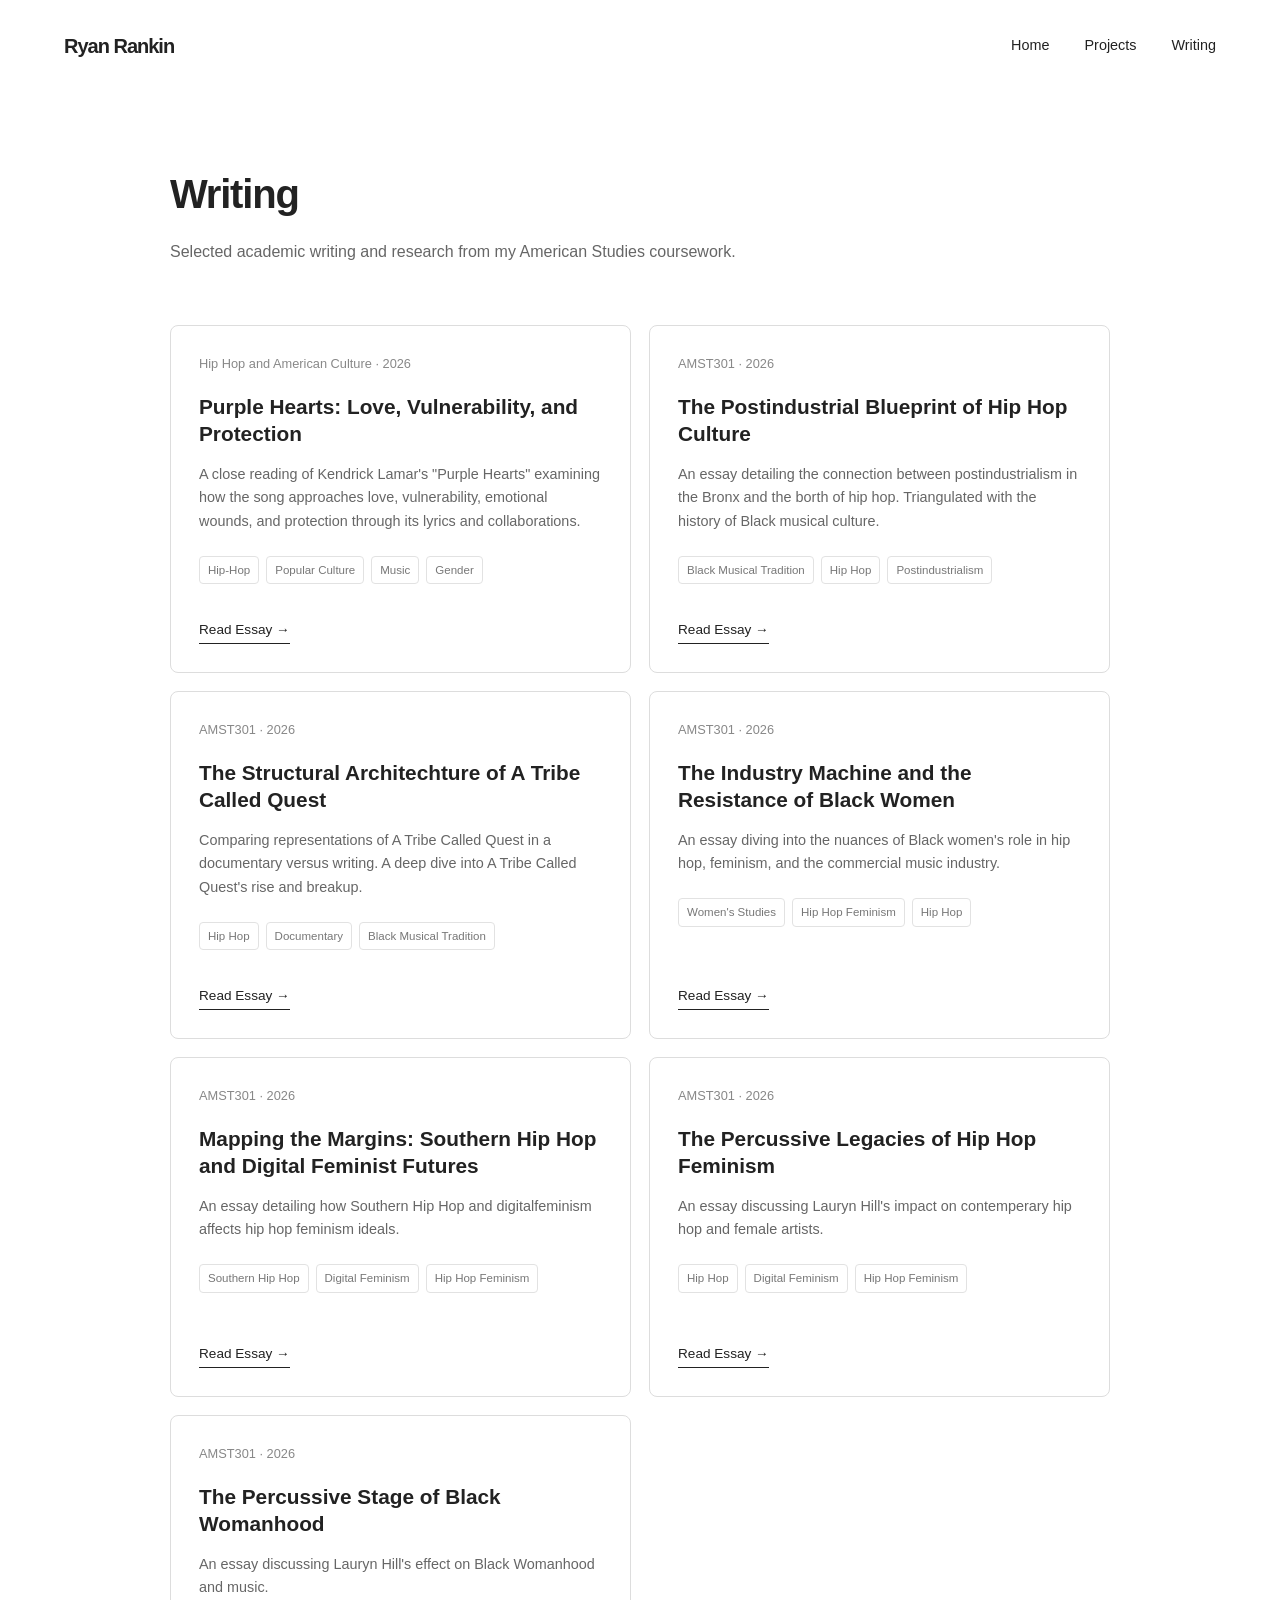
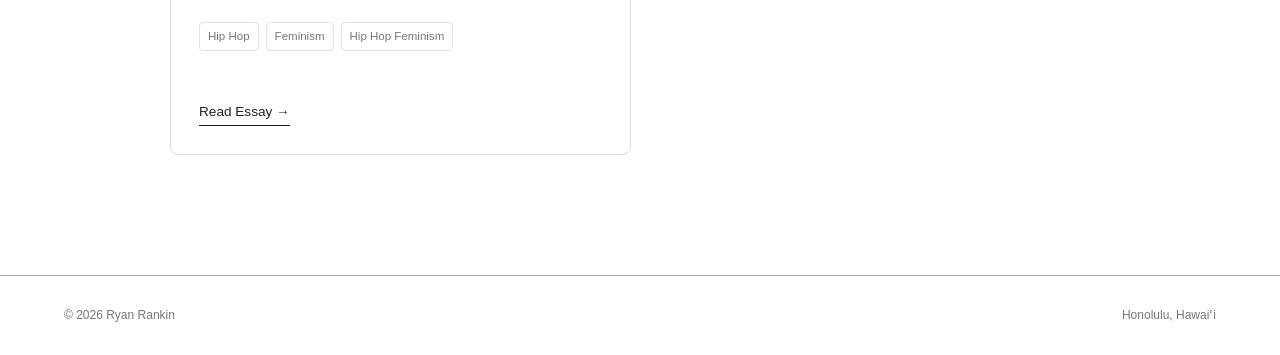
<file: essays.html>
<!DOCTYPE html>
<html lang="en">

<head>
  <meta charset="UTF-8">
  <meta name="viewport" content="width=device-width, initial-scale=1.0">

  <title>Writing | Ryan Rankin</title>

  <link rel="stylesheet" href="css/style.css">
</head>

<body>

  <!-- NAVIGATION -->

  <nav class="navbar">

    <a href="index.html" class="logo">
      Ryan Rankin
    </a>

    <div class="nav-links">
      <a href="index.html">Home</a>
      <a href="projects.html">Projects</a>
      <a href="essays.html">Writing</a>
    </div>

  </nav>


  <main class="writing-page">

    <!-- PAGE HEADER -->

    <header class="writing-header">

      <h1>Writing</h1>

      <p>
        Selected academic writing and research from my
        American Studies coursework.
      </p>

    </header>


    <!-- ESSAY GRID -->

    <section class="writing-grid">


      <!-- ==================================
           ESSAY 1
      =================================== -->

      <article class="writing-card">

        <div class="writing-card-content">

          <p class="writing-meta">
            Hip Hop and American Culture · 2026
          </p>

          <h2>
            Purple Hearts: Love, Vulnerability, and Protection
          </h2>

          <p class="writing-description">
            A close reading of Kendrick Lamar's "Purple Hearts"
            examining how the song approaches love, vulnerability,
            emotional wounds, and protection through its lyrics
            and collaborations.
          </p>

          <div class="writing-topics">
            <span>Hip-Hop</span>
            <span>Popular Culture</span>
            <span>Music</span>
            <span>Gender</span>
          </div>

        </div>

        <a
          href="essays/purple-hearts.html"
          class="writing-link"
        >
          Read Essay →
        </a>

      </article>


      <!-- ==================================
           ESSAY 2
      =================================== -->

      <article class="writing-card">

        <div class="writing-card-content">

          <p class="writing-meta">
            AMST301 · 2026
          </p>

          <h2>
            The Postindustrial Blueprint of Hip Hop Culture
          </h2>

          <p class="writing-description">
            An essay detailing the connection between postindustrialism in the Bronx and the borth of hip hop. Triangulated with the history of Black musical culture.
          </p>

          <div class="writing-topics">
            <span>Black Musical Tradition</span>
            <span>Hip Hop</span>
            <span>Postindustrialism</span>
          </div>

        </div>

        <a
          href="essays/post-industrial-blueprint.html"
          class="writing-link"
        >
          Read Essay →
        </a>

      </article>


      <!-- ==================================
           ESSAY 3
      =================================== -->

      <article class="writing-card">

        <div class="writing-card-content">

          <p class="writing-meta">
            AMST301 · 2026
          </p>

          <h2>
            The Structural Architechture of A Tribe Called Quest
          </h2>

          <p class="writing-description">
            Comparing representations of A Tribe Called Quest in a documentary versus writing. A deep dive into A Tribe Called Quest's rise and breakup.
          </p>

          <div class="writing-topics">
            <span>Hip Hop</span>
            <span>Documentary</span>
            <span>Black Musical Tradition</span>
          </div>

        </div>

        <a
          href="essays/structural-arch-of-tcq.html"
          class="writing-link"
        >
          Read Essay →
        </a>

      </article>


      <!-- ==================================
           ESSAY 4
      =================================== -->

      <article class="writing-card">

        <div class="writing-card-content">

          <p class="writing-meta">
            AMST301 · 2026
          </p>

          <h2>
            The Industry Machine and the Resistance of Black Women
          </h2>

          <p class="writing-description">
            An essay diving into the nuances of Black women's role in hip hop, feminism, and the commercial music industry.
          </p>

          <div class="writing-topics">
            <span>Women's Studies</span>
            <span>Hip Hop Feminism</span>
            <span>Hip Hop</span>
          </div>

        </div>

        <a
          href="essays/industry-and-women.html"
          class="writing-link"
        >
          Read Essay →
        </a>

      </article>


      <!-- ==================================
           ESSAY 5
      =================================== -->

      <article class="writing-card">

        <div class="writing-card-content">

          <p class="writing-meta">
            AMST301 · 2026
          </p>

          <h2>
            Mapping the Margins: Southern Hip Hop and Digital Feminist Futures
          </h2>

          <p class="writing-description">
            An essay detailing how Southern Hip Hop and digitalfeminism affects hip hop feminism ideals.
          </p>

          <div class="writing-topics">
            <span>Southern Hip Hop</span>
            <span>Digital Feminism</span>
            <span>Hip Hop Feminism</span>
          </div>

        </div>

        <a
          href="essays/digital-feminism.html"
          class="writing-link"
        >
          Read Essay →
        </a>

      </article>


      <!-- ==================================
           ESSAY 6
      =================================== -->

      <article class="writing-card">

        <div class="writing-card-content">

          <p class="writing-meta">
            AMST301 · 2026
          </p>

          <h2>
            The Percussive Legacies of Hip Hop Feminism
          </h2>

          <p class="writing-description">
            An essay discussing Lauryn Hill's impact on contemperary hip hop and female artists.
          </p>

          <div class="writing-topics">
            <span>Hip Hop </span>
            <span>Digital Feminism</span>
            <span>Hip Hop Feminism</span>
          </div>

        </div>

        <a
          href="essays/legacies-of-hip-hop-feminism.html"
          class="writing-link"
        >
          Read Essay →
        </a>

      </article>

       <!-- ==================================
           ESSAY 6
      =================================== -->

      <article class="writing-card">

        <div class="writing-card-content">

          <p class="writing-meta">
            AMST301 · 2026
          </p>

          <h2>
            The Percussive Stage of Black Womanhood
          </h2>

          <p class="writing-description">
            An essay discussing Lauryn Hill's effect on Black Womanhood and music. 
          </p>

          <div class="writing-topics">
            <span>Hip Hop </span>
            <span>Feminism</span>
            <span>Hip Hop Feminism</span>
          </div>

        </div>

        <a
          href="essays/percussive-black-womanhood.html"
          class="writing-link"
        >
          Read Essay →
        </a>

      </article>



      <!-- COPY A WRITING CARD HERE TO ADD MORE -->


    </section>

  </main>


  <footer>

    <p>© 2026 Ryan Rankin</p>

    <p>Honolulu, Hawaiʻi</p>

  </footer>

</body>

</html>
</file>
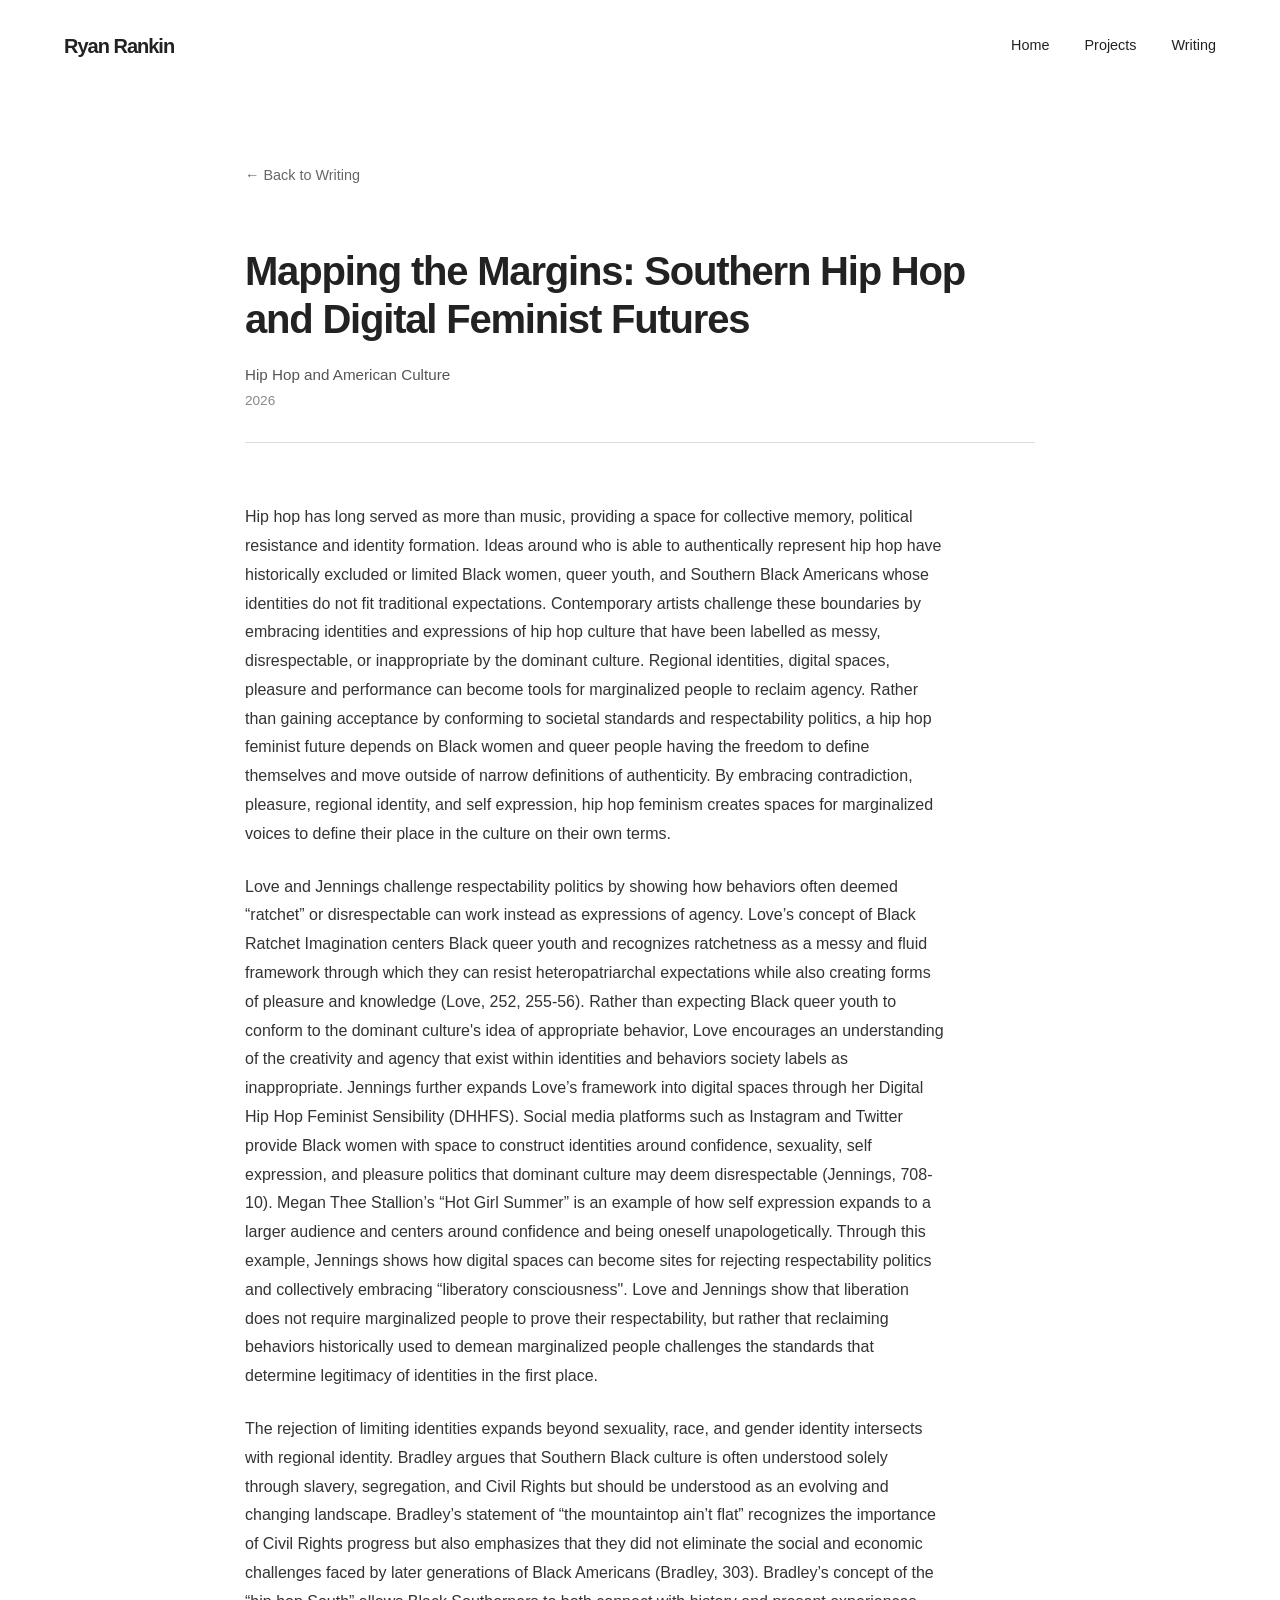
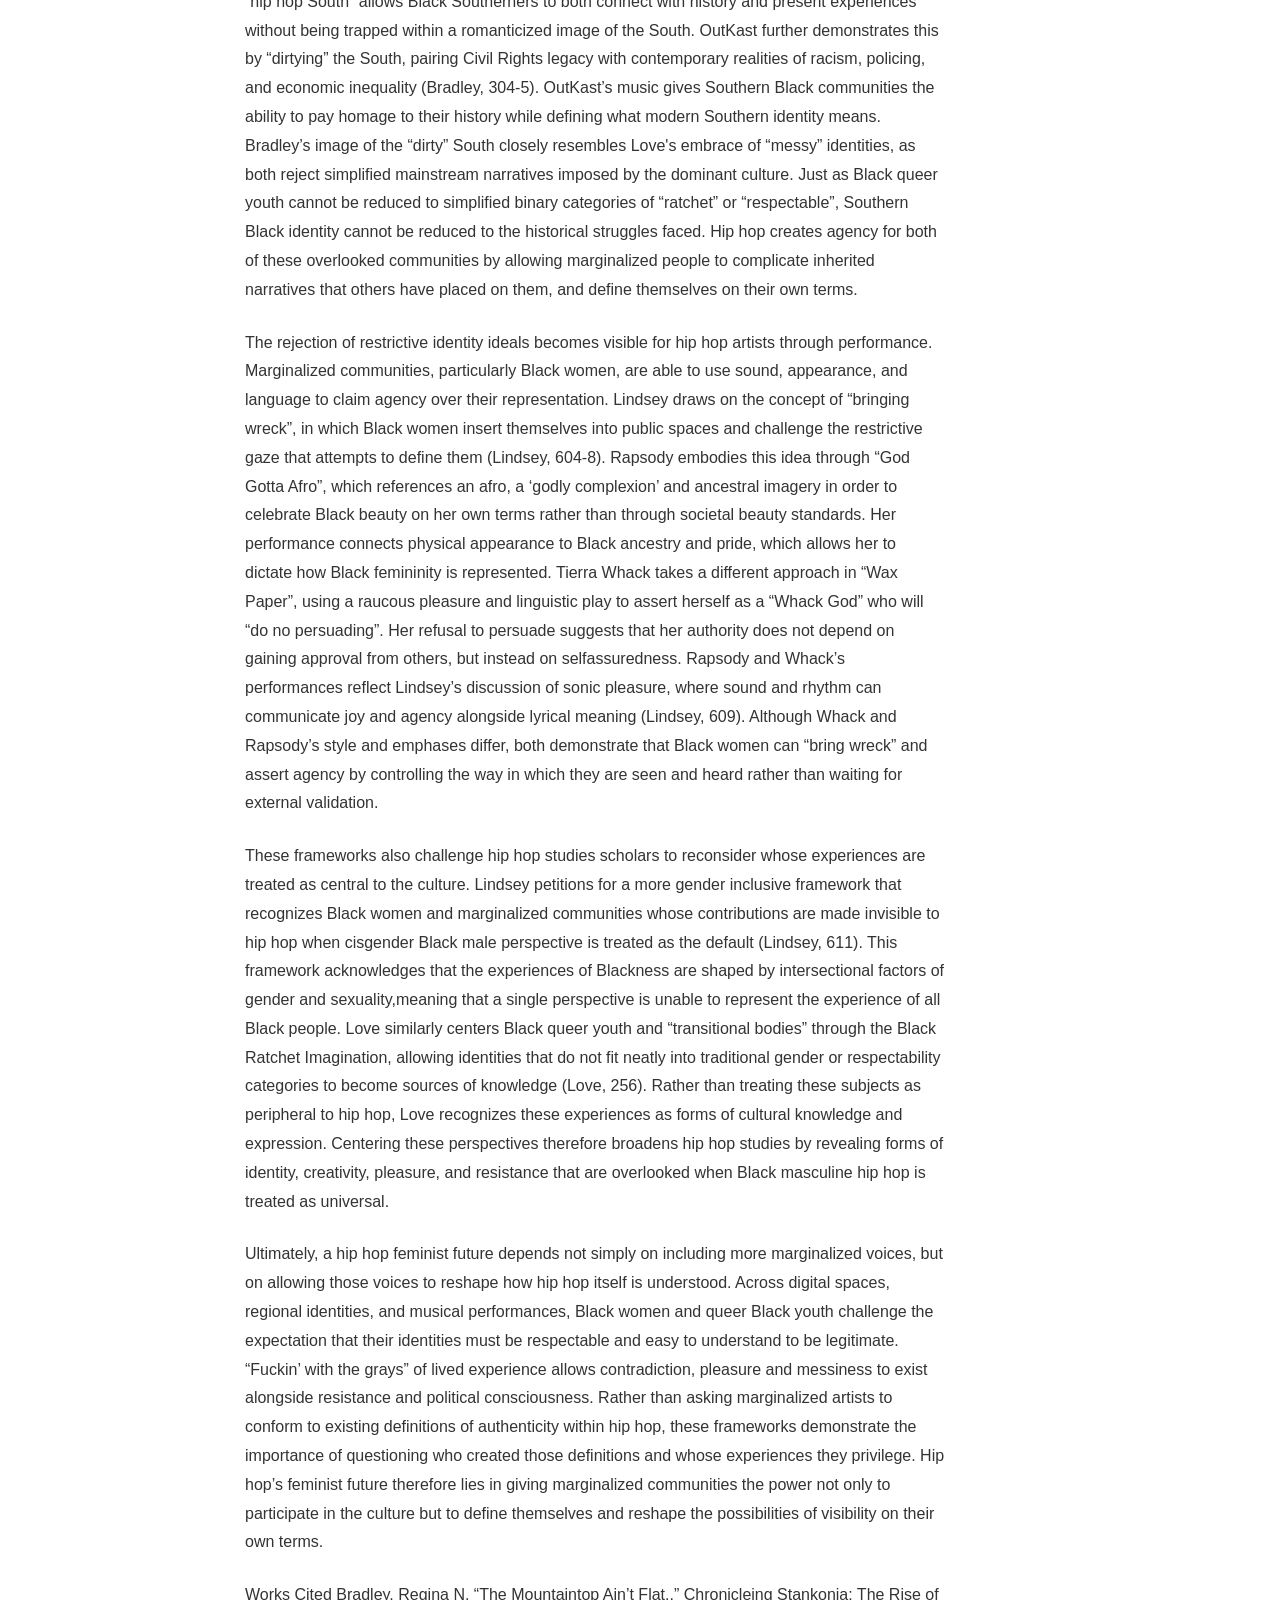
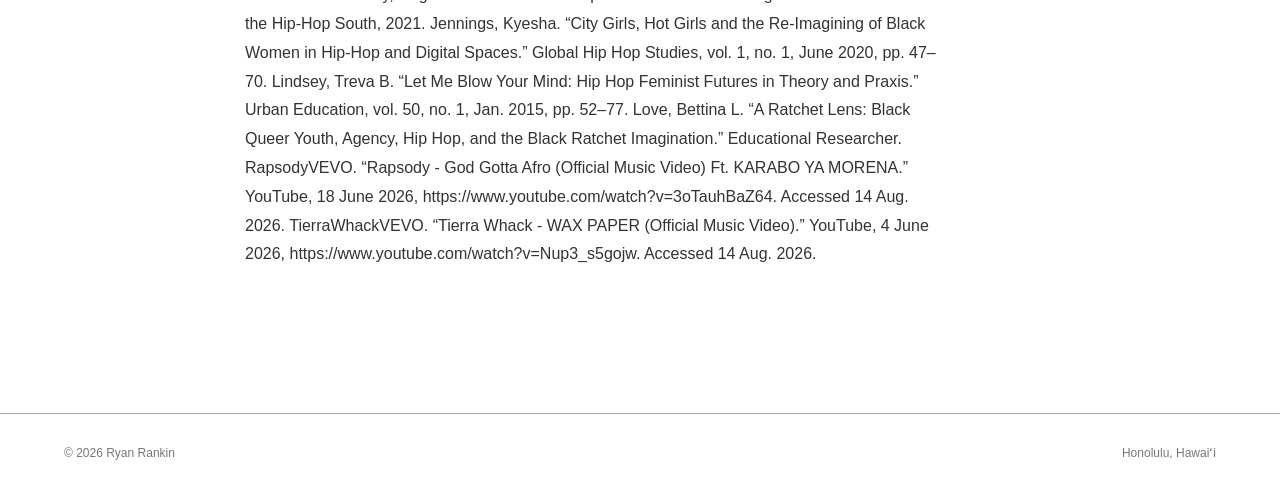
<file: essays/digital-feminism.html>
<!DOCTYPE html>
<html lang="en">

<head>
  <meta charset="UTF-8">

  <meta
    name="viewport"
    content="width=device-width, initial-scale=1.0"
  >

  <title>Mapping the Margins: Southern Hip Hop and Digital Feminist Futures  | Ryan Rankin</title>

  <link rel="stylesheet" href="../css/style.css">
</head>


<body>

  <!-- NAVIGATION -->

  <nav class="navbar">

    <a href="../index.html" class="logo">
      Ryan Rankin
    </a>

    <div class="nav-links">
      <a href="../index.html">Home</a>
      <a href="../projects.html">Projects</a>
      <a href="../essays.html">Writing</a>
    </div>

  </nav>


  <!-- ESSAY -->

  <main class="essay-page">

    <a
      href="../essays.html"
      class="back-link"
    >
      ← Back to Writing
    </a>


    <article class="essay-full">

      <header class="essay-header">

        <h1>
          Mapping the Margins: Southern Hip Hop and Digital Feminist Futures 
        </h1>

        <p class="essay-course">
          Hip Hop and American Culture
        </p>

        <p class="essay-date">
          2026
        </p>

      </header>


      <div class="essay-body">

        <p>
            Hip hop has long served as more than music, providing a space for collective memory, political resistance and identity formation. Ideas around who is able to authentically represent hip hop have historically excluded or limited Black women, queer youth, and Southern Black Americans whose identities do not fit traditional expectations. Contemporary artists challenge these boundaries by embracing identities and expressions of hip hop culture that have been labelled as messy, disrespectable, or inappropriate by the dominant culture. Regional identities, digital spaces, pleasure and performance can become tools for marginalized people to reclaim agency. Rather than gaining acceptance by conforming to societal standards and respectability politics, a hip hop feminist future depends on Black women and queer people having the freedom to define themselves and move outside of narrow definitions of authenticity. By embracing contradiction, pleasure, regional identity, and self expression, hip hop feminism creates spaces for marginalized voices to define their place in the culture on their own terms. 
        </p>

        <p>
            Love and Jennings challenge respectability politics by showing how behaviors often deemed “ratchet” or disrespectable can work instead as expressions of agency. Love’s concept of Black Ratchet Imagination centers Black queer youth and recognizes ratchetness as a messy and fluid framework through which they can resist heteropatriarchal expectations while also creating forms of pleasure and knowledge (Love, 252, 255-56). Rather than expecting Black queer youth to conform to the dominant culture's idea of appropriate behavior, Love encourages an understanding of the creativity and agency that exist within identities and behaviors society labels as inappropriate. Jennings further expands Love’s framework into digital spaces through her Digital Hip Hop Feminist Sensibility (DHHFS). Social media platforms such as Instagram and Twitter provide Black women with space to construct identities around confidence, sexuality, self expression, and pleasure politics that dominant culture may deem disrespectable (Jennings, 708-10). Megan Thee Stallion’s “Hot Girl Summer” is an example of how self expression expands to a larger audience and centers around confidence and being oneself unapologetically. Through this example, Jennings shows how digital spaces can become sites for  rejecting  respectability politics and collectively embracing “liberatory consciousness". Love and Jennings show that liberation does not require marginalized people to prove their respectability, but rather that reclaiming behaviors historically used to demean marginalized people challenges the standards that determine legitimacy of identities in the first place.
        </p>

        <p>
            The rejection of limiting identities expands beyond sexuality, race, and gender identity intersects with regional identity. Bradley argues that Southern Black culture is often understood solely through slavery, segregation, and Civil Rights but should be understood as an evolving and changing landscape. Bradley’s statement of “the mountaintop ain’t flat” recognizes the importance of Civil Rights progress but also emphasizes that they did not eliminate the social and economic challenges faced by later generations of Black Americans (Bradley, 303). Bradley’s concept of the “hip hop South” allows Black Southerners to both connect with history and present experiences without being trapped within a romanticized image of the South. OutKast further demonstrates this by “dirtying” the South, pairing Civil Rights legacy with contemporary realities of racism, policing, and economic inequality (Bradley, 304-5). OutKast’s music gives Southern Black communities the ability to pay homage to their history while defining what modern Southern identity means. Bradley’s image of the “dirty” South closely resembles Love's embrace of “messy” identities, as both reject simplified mainstream narratives imposed by the dominant culture.  Just as Black queer youth cannot be reduced to simplified binary categories of “ratchet” or “respectable”, Southern Black identity cannot be reduced to the historical struggles faced.  Hip hop creates agency for both of these overlooked communities by allowing marginalized people to complicate inherited  narratives that others have placed on them, and define themselves on their own terms. 
        </p>

        <p>
            The rejection of restrictive identity ideals becomes visible for hip hop artists through performance. Marginalized communities, particularly Black women, are able to use sound, appearance, and language to claim agency over their representation. Lindsey draws on the concept of “bringing wreck”, in which Black women insert themselves into public spaces and challenge the restrictive gaze that attempts to define them (Lindsey, 604-8). Rapsody embodies this idea through “God Gotta Afro”, which references an afro, a ‘godly complexion’ and ancestral imagery in order to celebrate Black beauty on her own terms rather than through societal beauty standards. Her performance connects physical appearance to Black ancestry and pride, which allows her to dictate how Black femininity is represented. Tierra Whack takes a different approach in “Wax Paper”, using a raucous pleasure and linguistic play to assert herself as a “Whack God” who will “do no persuading”. Her refusal to persuade suggests that her authority does not depend on gaining approval from others, but instead on selfassuredness. Rapsody and Whack’s performances reflect Lindsey’s discussion of sonic pleasure, where sound and rhythm can communicate joy and agency alongside lyrical meaning (Lindsey, 609). Although Whack and Rapsody’s style and emphases differ, both demonstrate that Black women can “bring wreck” and assert agency by controlling the way in which they are seen and heard rather than waiting for external validation. 
        </p>

        <p>
            These frameworks also challenge hip hop studies scholars to reconsider whose experiences are treated as central to the culture. Lindsey petitions for a more gender inclusive framework that recognizes Black women and marginalized communities whose contributions are made invisible to hip hop when cisgender Black male perspective is treated as the default (Lindsey, 611). This framework acknowledges that the experiences of Blackness are shaped by intersectional factors of gender and sexuality,meaning that a single perspective is unable to represent the experience of all Black people. Love similarly centers Black queer youth and “transitional bodies” through the Black Ratchet Imagination, allowing identities that do not fit neatly into traditional gender or respectability categories to become sources of knowledge (Love, 256). Rather than treating these subjects as peripheral to hip hop, Love recognizes these experiences as forms of cultural knowledge and expression. Centering these perspectives therefore broadens hip hop studies by revealing forms of identity, creativity, pleasure, and resistance that are overlooked when Black masculine hip hop is treated as universal.   
        </p>

        <p>
            Ultimately, a hip hop feminist future depends not simply on including more marginalized voices, but on allowing those voices to reshape how hip hop itself is understood. Across digital spaces, regional identities, and musical performances, Black women and queer Black youth challenge the expectation that their identities must be respectable and easy to understand to be legitimate. “Fuckin’ with the grays” of lived experience allows contradiction, pleasure and messiness to exist alongside resistance and political consciousness. Rather than asking marginalized artists to conform to existing definitions of authenticity within hip hop, these frameworks demonstrate the importance of questioning who created those definitions and whose experiences they privilege. Hip hop’s feminist future therefore lies in giving marginalized communities the power not only to participate in the culture but to define themselves and reshape the possibilities of visibility on their own terms. 
        </p>

        <p>
            Works Cited
Bradley, Regina N. “The Mountaintop Ain’t Flat..” Chronicleing Stankonia: The Rise of the Hip-Hop South, 2021.
Jennings, Kyesha. “City Girls, Hot Girls and the Re-Imagining of Black Women in Hip-Hop and Digital Spaces.” Global Hip Hop Studies, vol. 1, no. 1, June 2020, pp. 47–70.
Lindsey, Treva B. “Let Me Blow Your Mind: Hip Hop Feminist Futures in Theory and Praxis.” Urban Education, vol. 50, no. 1, Jan. 2015, pp. 52–77.
Love, Bettina L. “A Ratchet Lens: Black Queer Youth, Agency, Hip Hop, and the Black Ratchet Imagination.” Educational Researcher.
RapsodyVEVO. “Rapsody - God Gotta Afro (Official Music Video) Ft. KARABO YA MORENA.” YouTube, 18 June 2026, https://www.youtube.com/watch?v=3oTauhBaZ64. Accessed 14 Aug. 2026.
TierraWhackVEVO. “Tierra Whack - WAX PAPER (Official Music Video).” YouTube, 4 June 2026, https://www.youtube.com/watch?v=Nup3_s5gojw. Accessed 14 Aug. 2026.

        </p>

      </div>

    </article>

  </main>


  <footer>
    <p>© 2026 Ryan Rankin</p>
    <p>Honolulu, Hawaiʻi</p>
  </footer>

</body>

</html>
</file>
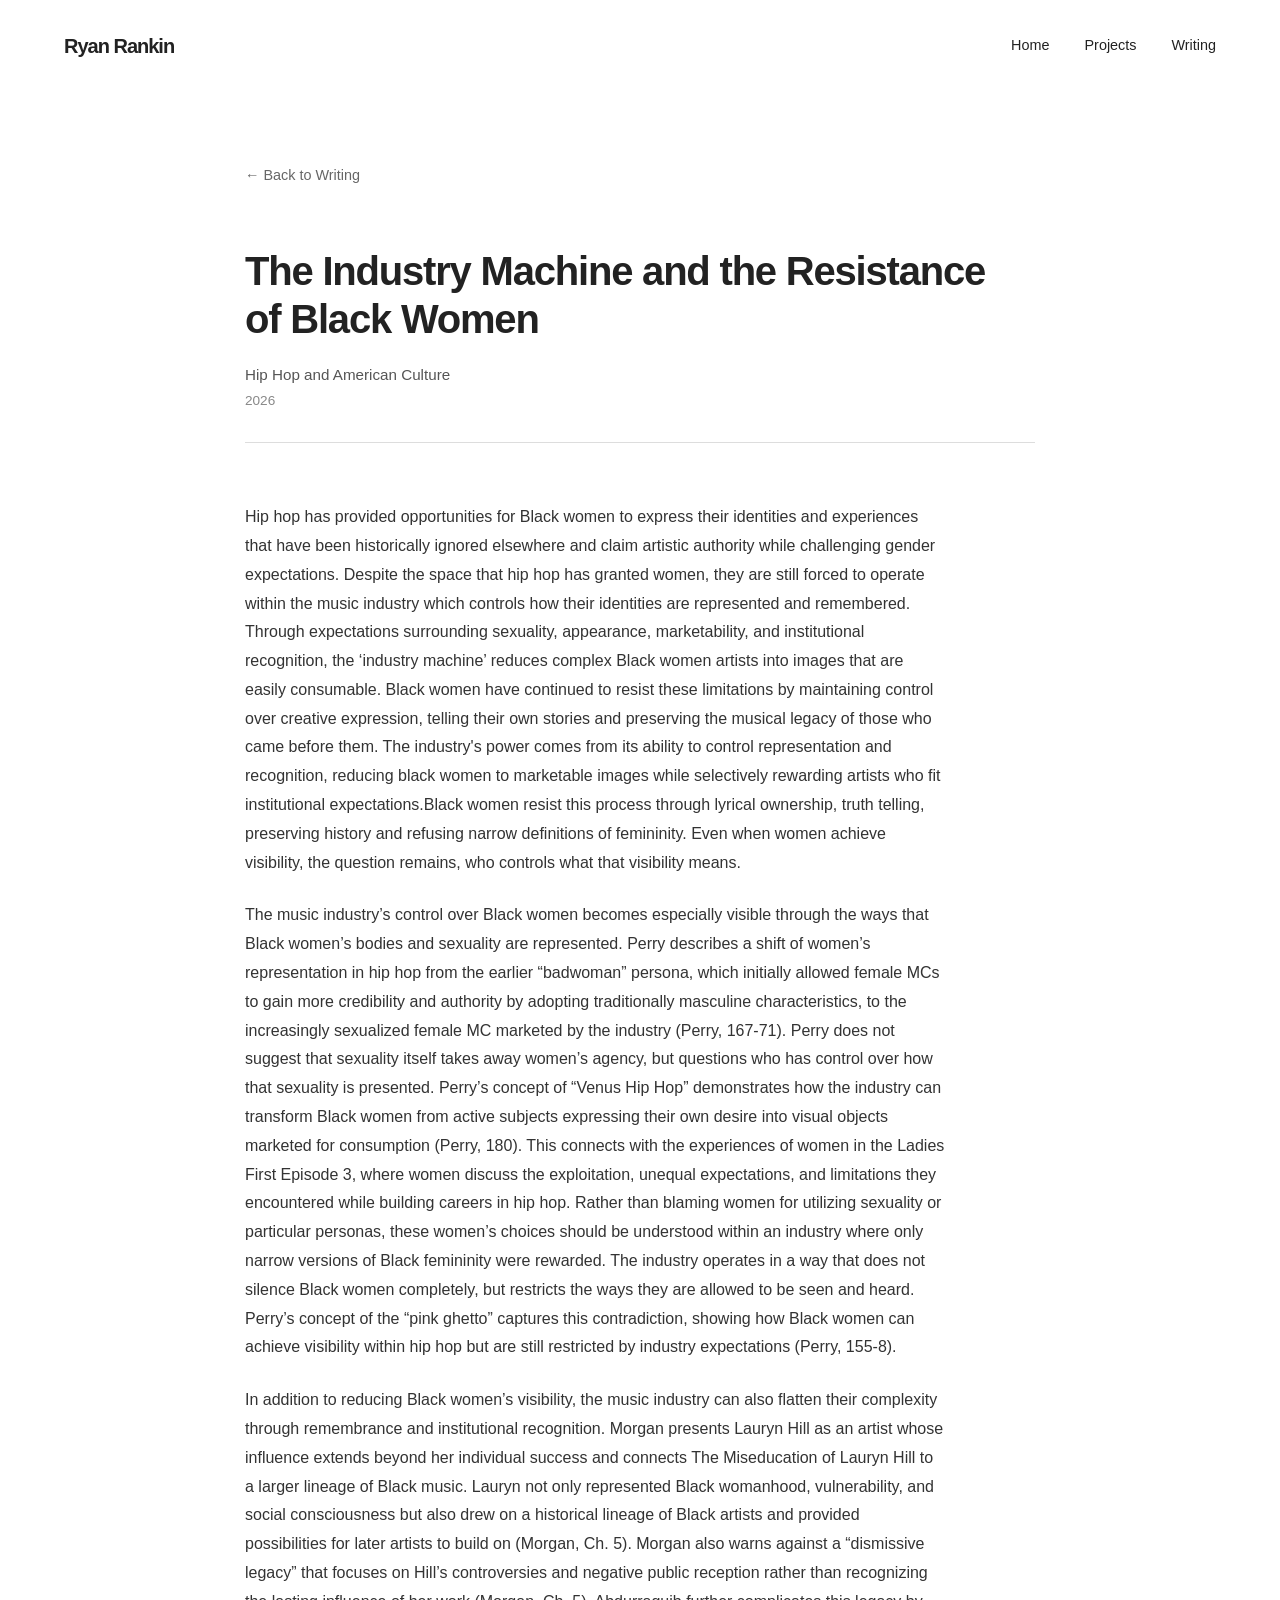
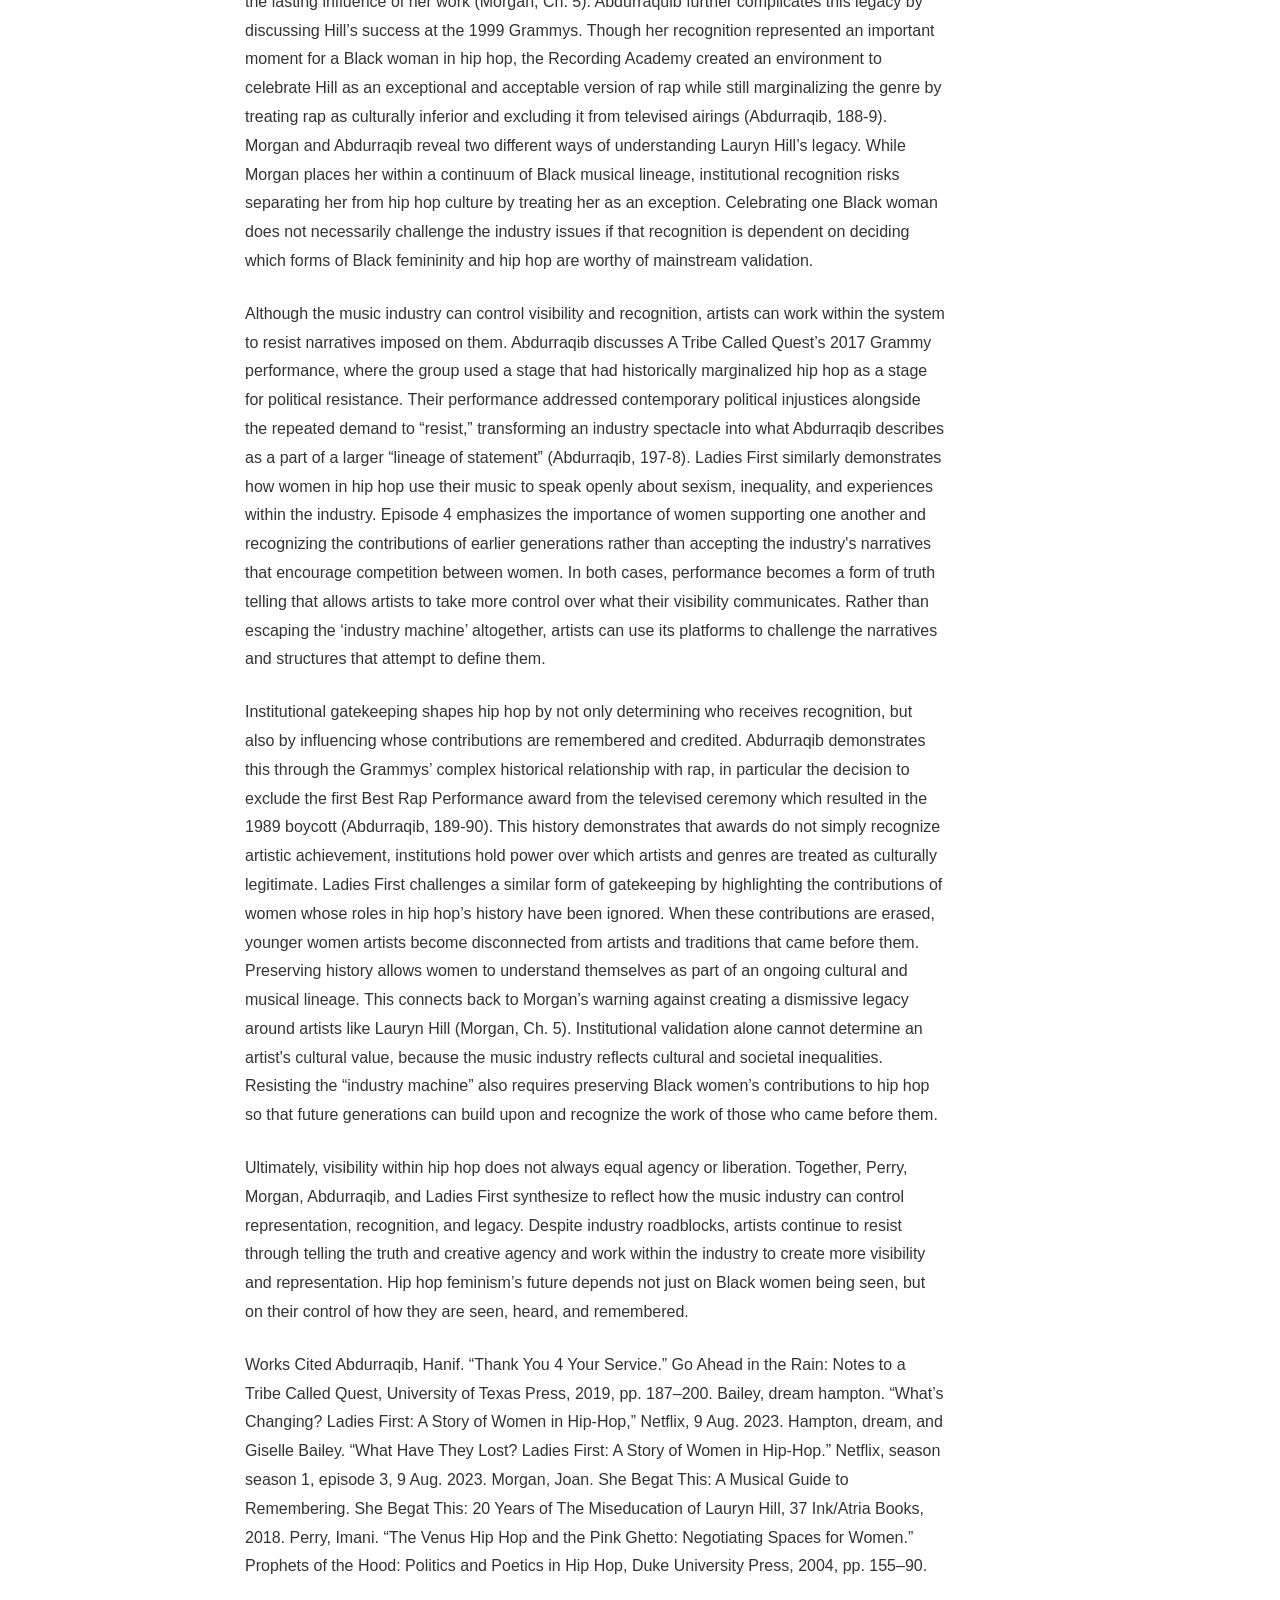
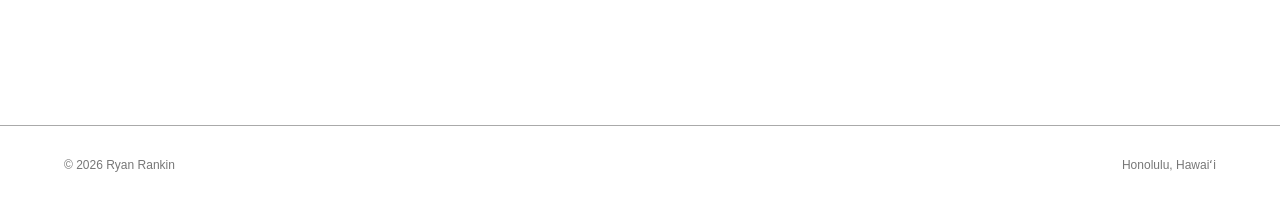
<file: essays/industry-and-women.html>
<!DOCTYPE html>
<html lang="en">

<head>
  <meta charset="UTF-8">

  <meta
    name="viewport"
    content="width=device-width, initial-scale=1.0"
  >

  <title>The Industry Machine and the Resistance of Black Women | Ryan Rankin</title>

  <link rel="stylesheet" href="../css/style.css">
</head>


<body>

  <!-- NAVIGATION -->

  <nav class="navbar">

    <a href="../index.html" class="logo">
      Ryan Rankin
    </a>

    <div class="nav-links">
      <a href="../index.html">Home</a>
      <a href="../projects.html">Projects</a>
      <a href="../essays.html">Writing</a>
    </div>

  </nav>


  <!-- ESSAY -->

  <main class="essay-page">

    <a
      href="../essays.html"
      class="back-link"
    >
      ← Back to Writing
    </a>


    <article class="essay-full">

      <header class="essay-header">

        <h1>
          The Industry Machine and the Resistance of Black Women
        </h1>

        <p class="essay-course">
          Hip Hop and American Culture
        </p>

        <p class="essay-date">
          2026
        </p>

      </header>


      <div class="essay-body">

        <p>
            Hip hop has provided opportunities for Black women to express their identities and experiences that have been historically ignored elsewhere and claim artistic authority while challenging gender expectations. Despite the space that hip hop has granted women, they are still forced to operate within the music industry which controls how their identities are represented and remembered. Through expectations surrounding sexuality, appearance, marketability, and institutional recognition, the ‘industry machine’  reduces complex Black women artists into images that are easily consumable. Black women have continued to resist these limitations by maintaining control over creative expression, telling their own stories and preserving the musical legacy of those who came before them. The industry's power comes from its ability to control representation and recognition, reducing black women to marketable images while selectively rewarding artists who fit institutional expectations.Black women resist this process through lyrical ownership, truth telling, preserving history and refusing narrow definitions of femininity. Even when women achieve visibility, the question remains, who controls what that visibility means. 
        </p>

        <p>
            The music industry’s control over Black women becomes especially visible through the ways that Black women’s bodies and sexuality are represented. Perry describes a shift of women’s representation in hip hop from the earlier “badwoman” persona, which initially allowed female MCs to gain more credibility and authority by adopting traditionally masculine characteristics, to the increasingly sexualized female MC marketed by the industry (Perry, 167-71). Perry does not suggest that sexuality itself takes away women’s agency, but questions who has control over how that sexuality is presented. Perry’s concept of “Venus Hip Hop” demonstrates how the industry can transform Black women from active subjects expressing their own desire into visual objects marketed for consumption (Perry, 180). This connects with the experiences of women in the Ladies First Episode 3, where women discuss the exploitation, unequal expectations, and limitations they encountered while building careers in hip hop. Rather than blaming women for utilizing sexuality or particular personas, these women’s choices should be understood within an industry where only narrow versions of Black femininity were rewarded. The industry operates in a way that does not silence Black women completely, but restricts the ways they are allowed to be seen and heard. Perry’s concept of the “pink ghetto” captures this contradiction, showing how Black women can achieve visibility within hip hop but are still restricted by industry expectations (Perry, 155-8).  
        </p>

        <p>
            In addition to reducing Black women’s visibility, the music industry can also flatten their complexity through remembrance and institutional recognition. Morgan presents Lauryn Hill as an artist whose influence extends beyond her individual success and connects The Miseducation of Lauryn Hill to a larger lineage of Black music. Lauryn not only represented Black womanhood, vulnerability, and social consciousness but also drew on a historical lineage of Black artists and provided possibilities for later artists to build on (Morgan, Ch. 5). Morgan also warns against a “dismissive legacy” that focuses on Hill’s controversies and negative public reception rather than recognizing the lasting influence of her work (Morgan, Ch. 5). Abdurraquib further complicates this legacy by discussing Hill’s success at the 1999 Grammys. Though her recognition represented an important moment for a Black woman in hip hop, the Recording Academy created an environment to celebrate Hill as an exceptional and acceptable version of rap while still marginalizing the genre by treating rap as culturally inferior and excluding it from televised airings (Abdurraqib, 188-9). Morgan and Abdurraqib reveal two different ways of understanding Lauryn Hill’s legacy. While Morgan places her within a continuum of Black musical lineage, institutional recognition risks separating her from hip hop culture by treating her as an exception. Celebrating one Black woman does not necessarily challenge the industry issues if that recognition is dependent on deciding which forms of Black femininity and hip hop are worthy of mainstream validation.         
        </p>

        <p>
            Although the music industry can control visibility and recognition, artists can work within the system to resist narratives imposed on them. Abdurraqib discusses A Tribe Called Quest’s 2017 Grammy performance, where the group used a stage that had historically marginalized hip hop as a stage for political resistance. Their performance addressed contemporary political injustices alongside the repeated demand to “resist,” transforming an industry spectacle into what Abdurraqib describes as a part of a larger “lineage of statement” (Abdurraqib, 197-8). Ladies First similarly demonstrates how women in hip hop use their music to speak openly about sexism, inequality, and experiences within the industry. Episode 4 emphasizes the importance of women supporting one another and recognizing the contributions of earlier generations rather than accepting the industry's narratives that encourage competition between women. In both cases, performance becomes a form of truth telling that allows artists to take more control over what their visibility communicates. Rather than escaping the ‘industry machine’ altogether, artists can use its platforms to challenge the narratives and structures that attempt to define them.    
        </p>

        <p>
            Institutional gatekeeping shapes hip hop by not only determining who receives recognition, but also by influencing whose contributions are remembered and credited. Abdurraqib demonstrates this through the Grammys’ complex historical relationship with rap, in particular the decision to exclude the first Best Rap Performance award from the televised ceremony which resulted in the 1989 boycott (Abdurraqib, 189-90). This history demonstrates that awards do not simply recognize artistic achievement, institutions hold power over which artists and genres are treated as culturally legitimate. Ladies First challenges a similar form of gatekeeping by highlighting the contributions of women whose roles in hip hop’s history have been ignored. When these contributions are erased, younger women artists become disconnected from artists and traditions that came before them. Preserving history allows women to understand themselves as  part of an ongoing cultural and musical lineage. This connects back to Morgan’s warning against creating a dismissive legacy around artists like Lauryn Hill (Morgan, Ch. 5). Institutional validation alone cannot determine an artist's cultural value, because the music industry reflects cultural and societal inequalities.  Resisting the “industry machine” also requires preserving Black women’s contributions to hip hop so that future generations can build upon and recognize the work of those who came before them.       
        </p>

        <p>
            Ultimately, visibility within hip hop does not always equal agency or liberation. Together, Perry, Morgan, Abdurraqib, and Ladies First synthesize to reflect how the music industry can control representation, recognition, and legacy. Despite industry roadblocks, artists continue to resist through telling the truth and creative agency and work within the industry to create more visibility and representation. Hip hop feminism’s future depends not just on Black women being seen, but on their control of how they are seen, heard, and remembered.    
        </p>

        <p>
            Works Cited
Abdurraqib, Hanif. “Thank You 4 Your Service.” Go Ahead in the Rain: Notes to a Tribe Called Quest, University of Texas Press, 2019, pp. 187–200.
Bailey, dream hampton. “What’s Changing? Ladies First: A Story of Women in Hip-Hop,” Netflix, 9 Aug. 2023.
Hampton, dream, and Giselle Bailey. “What Have They Lost? Ladies First: A Story of Women in Hip-Hop.” Netflix, season season 1, episode 3, 9 Aug. 2023.
Morgan, Joan. She Begat This: A Musical Guide to Remembering. She Begat This: 20 Years of The Miseducation of Lauryn Hill, 37 Ink/Atria Books, 2018.
Perry, Imani. “The Venus Hip Hop and the Pink Ghetto: Negotiating Spaces for Women.” Prophets of the Hood: Politics and Poetics in Hip Hop, Duke University Press, 2004, pp. 155–90.

        </p>

      </div>

    </article>

  </main>


  <footer>
    <p>© 2026 Ryan Rankin</p>
    <p>Honolulu, Hawaiʻi</p>
  </footer>

</body>

</html>
</file>
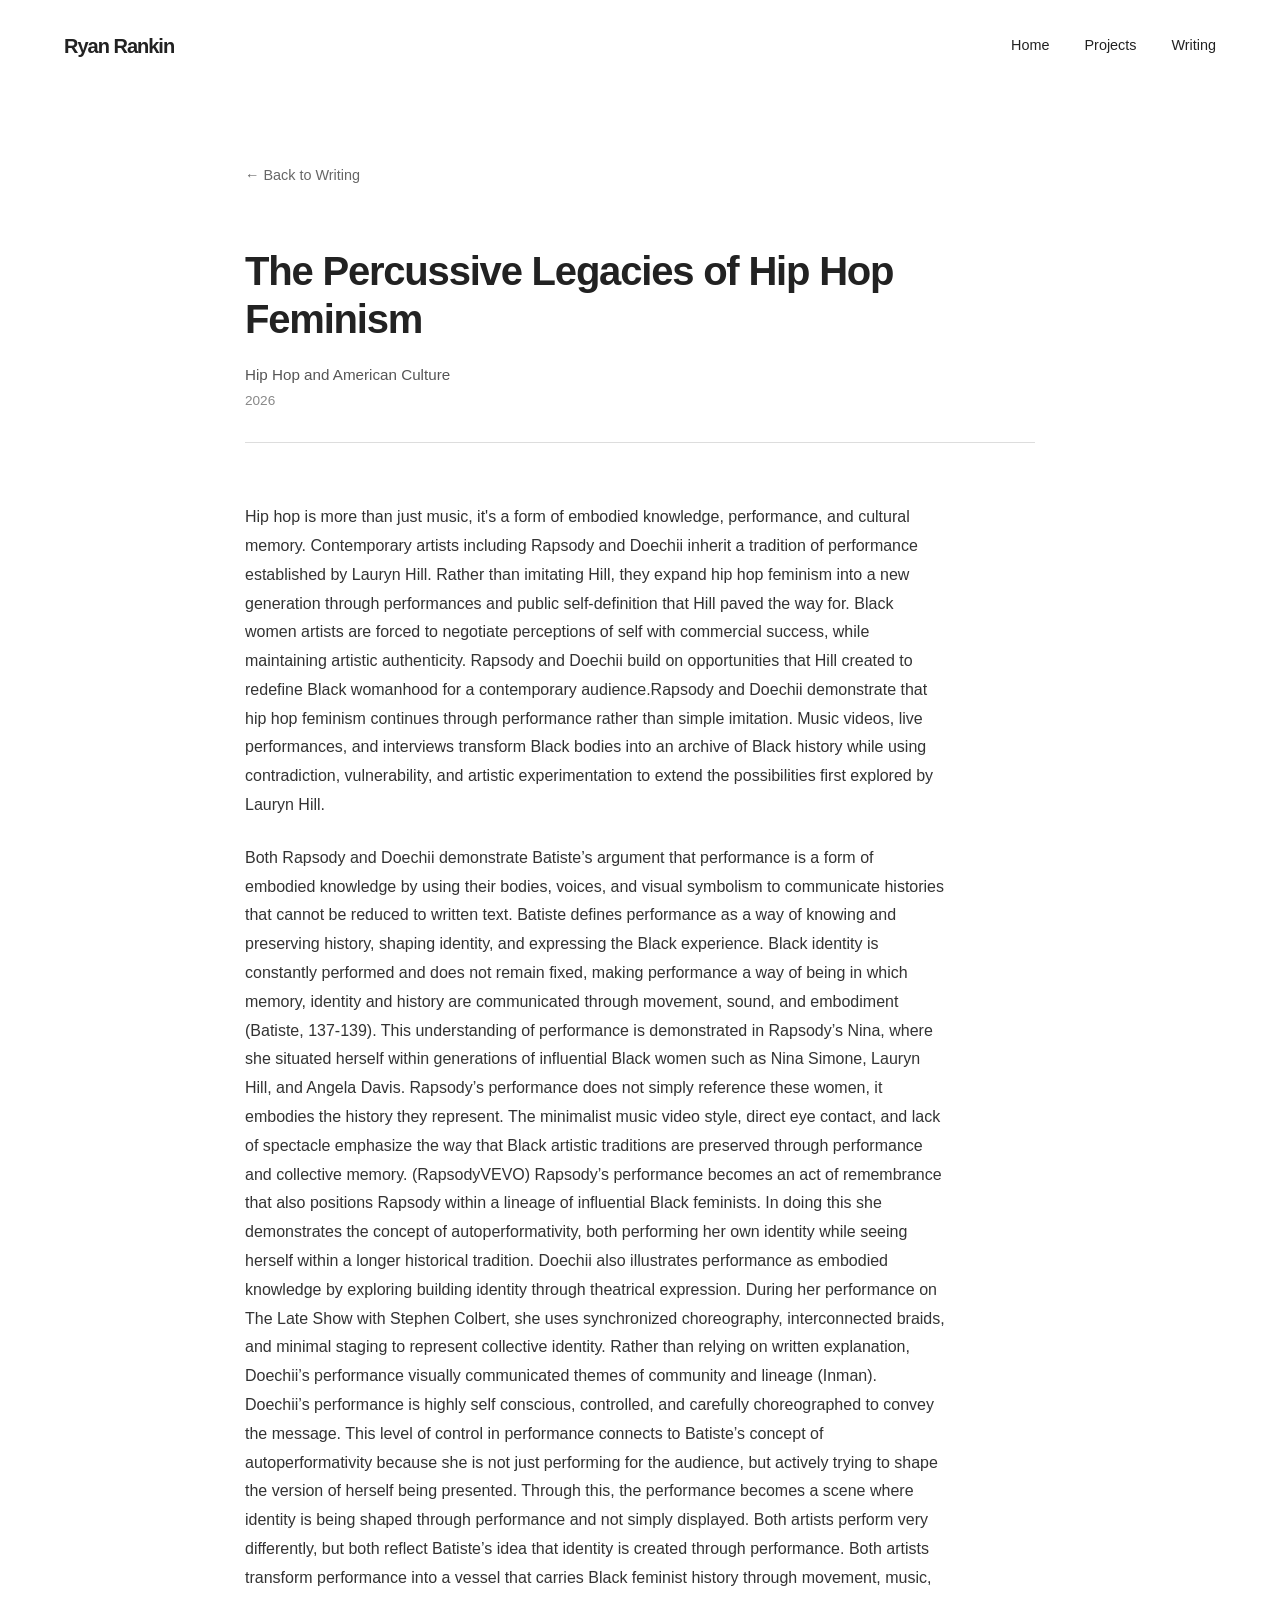
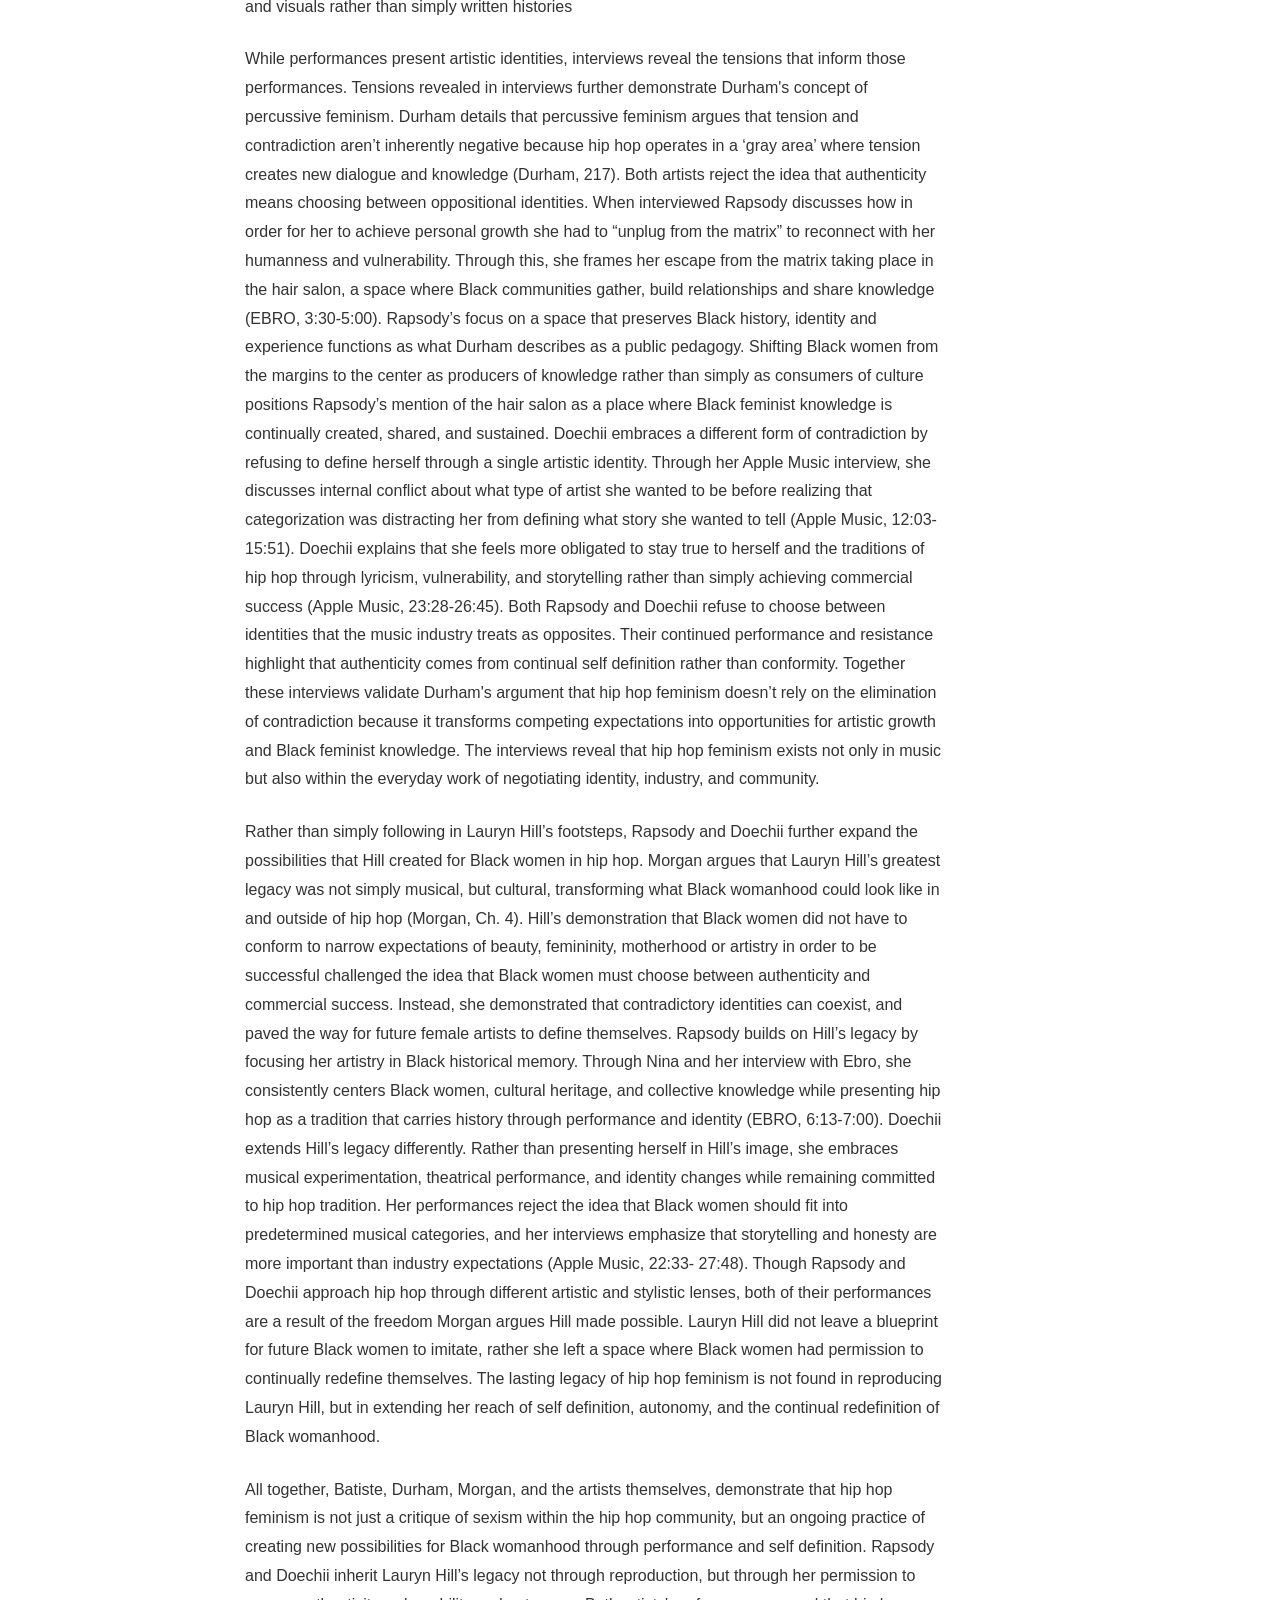
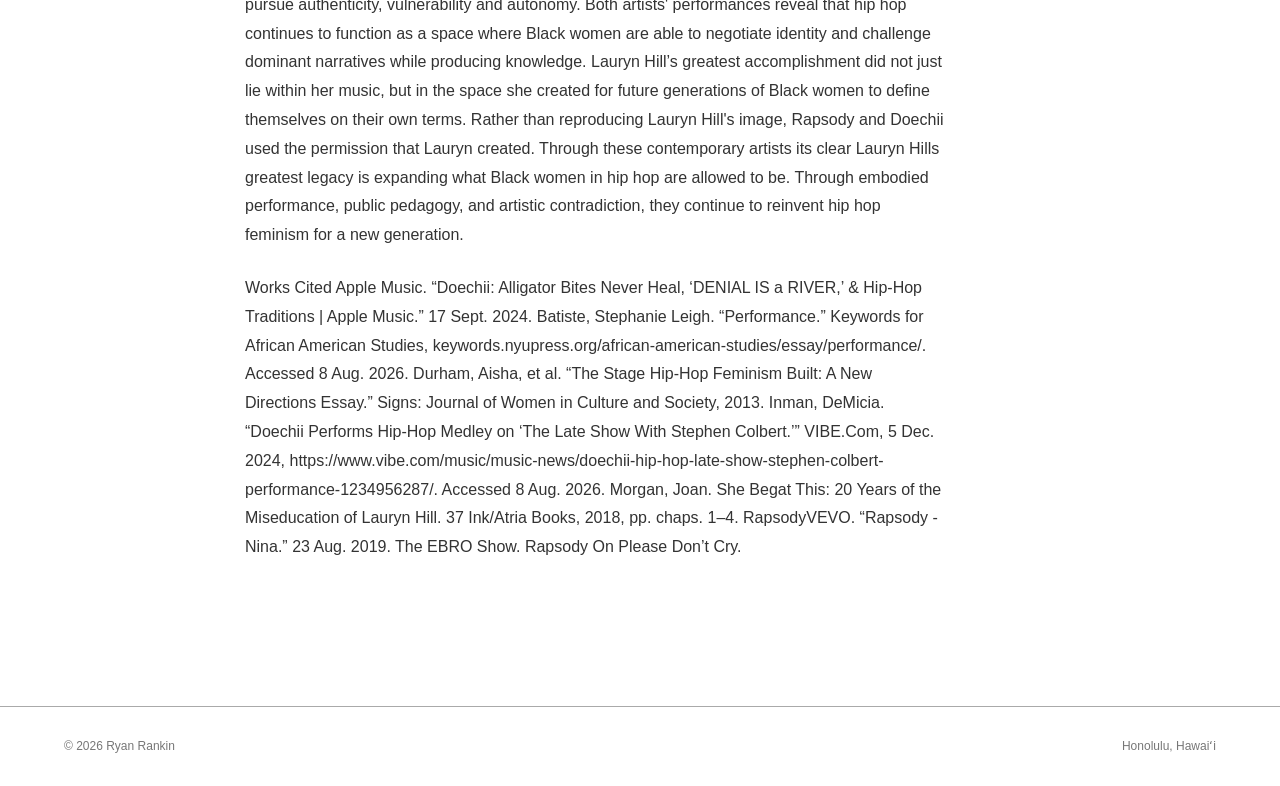
<file: essays/legacies-of-hip-hop-feminism.html>
<!DOCTYPE html>
<html lang="en">

<head>
  <meta charset="UTF-8">

  <meta
    name="viewport"
    content="width=device-width, initial-scale=1.0"
  >

  <title>The Percussive Legacies of Hip Hop Feminism | Ryan Rankin</title>

  <link rel="stylesheet" href="../css/style.css">
</head>


<body>

  <!-- NAVIGATION -->

  <nav class="navbar">

    <a href="../index.html" class="logo">
      Ryan Rankin
    </a>

    <div class="nav-links">
      <a href="../index.html">Home</a>
      <a href="../projects.html">Projects</a>
      <a href="../essays.html">Writing</a>
    </div>

  </nav>


  <!-- ESSAY -->

  <main class="essay-page">

    <a
      href="../essays.html"
      class="back-link"
    >
      ← Back to Writing
    </a>


    <article class="essay-full">

      <header class="essay-header">

        <h1>
          The Percussive Legacies of Hip Hop Feminism
        </h1>

        <p class="essay-course">
          Hip Hop and American Culture
        </p>

        <p class="essay-date">
          2026
        </p>

      </header>


      <div class="essay-body">

        <p>
            Hip hop is more than just music, it's a form of embodied knowledge, performance, and cultural memory. Contemporary artists including Rapsody and Doechii inherit a tradition of performance established by Lauryn Hill. Rather than imitating Hill, they expand hip hop feminism into a new generation through performances and public self-definition that Hill paved the way for. Black women artists are forced to negotiate perceptions of self with commercial success, while maintaining artistic authenticity. Rapsody and Doechii build on opportunities that Hill created to redefine Black womanhood for a contemporary audience.Rapsody and Doechii demonstrate that hip hop feminism continues through performance rather than simple imitation. Music videos, live performances, and interviews transform Black bodies into an archive of Black history while using contradiction, vulnerability, and artistic experimentation to extend the possibilities first explored by Lauryn Hill.    
        </p>

        <p>
            Both Rapsody and Doechii demonstrate Batiste’s argument that performance is a form of embodied knowledge by using their bodies, voices, and visual symbolism to communicate histories that cannot be reduced to written text. Batiste defines performance as a way of knowing and preserving history, shaping identity, and expressing the Black experience. Black identity is constantly performed and does not remain fixed, making performance a way of being in which memory, identity and history are communicated through movement, sound, and embodiment (Batiste, 137-139). This understanding of performance is demonstrated in Rapsody’s Nina, where she situated herself within generations of influential Black women such as Nina Simone, Lauryn Hill, and Angela Davis. Rapsody’s performance does not simply reference these women, it embodies the history they represent. The minimalist music video style, direct eye contact, and lack of spectacle emphasize the way that Black artistic traditions are preserved through performance and collective memory. (RapsodyVEVO) Rapsody’s performance becomes an act of remembrance that also positions Rapsody within a lineage of influential Black feminists. In doing this she demonstrates the concept of autoperformativity, both performing her own identity while seeing herself within a longer historical tradition. Doechii also illustrates performance as embodied knowledge by exploring building identity through theatrical expression. During her performance on The Late Show with Stephen Colbert, she uses synchronized choreography, interconnected braids, and minimal staging to represent collective identity. Rather than relying on written explanation, Doechii’s performance visually communicated themes of community and lineage (Inman). Doechii’s performance is highly self conscious, controlled, and carefully choreographed to convey the message. This level of control in performance connects to Batiste’s concept of autoperformativity because she is not just performing for the audience, but actively trying to shape the version of herself being presented. Through this, the performance becomes a scene where identity is being shaped through performance and not simply displayed. Both artists perform very differently, but both reflect Batiste’s idea that identity is created through performance. Both artists transform performance into a vessel that carries Black feminist history through movement, music, and visuals rather than simply written histories         
        </p>

        <p>
            While performances present artistic identities, interviews reveal the tensions that inform those performances. Tensions revealed in interviews further demonstrate Durham's concept of percussive feminism. Durham details that percussive feminism argues that tension and contradiction aren’t inherently negative because hip hop operates in a ‘gray area’ where tension creates new dialogue and knowledge (Durham, 217). Both artists reject the idea that authenticity means choosing between oppositional identities. When interviewed Rapsody discusses how in order for her to achieve personal growth she had to “unplug from the matrix” to reconnect with her humanness and vulnerability. Through this, she frames her escape from the matrix taking place in the hair salon, a space where Black communities gather, build relationships and share knowledge (EBRO, 3:30-5:00). Rapsody’s focus on a space that preserves Black history, identity and experience functions as what Durham describes as a public pedagogy. Shifting Black women from the margins to the center as producers of knowledge rather than simply as consumers of culture positions Rapsody’s mention of the hair salon as a place where Black feminist knowledge is continually created, shared, and sustained. Doechii embraces a different form of contradiction by refusing to define herself through a single artistic identity. Through her Apple Music interview, she discusses internal conflict about what type of artist she wanted to be before realizing that categorization was distracting her from defining what story she wanted to tell (Apple Music, 12:03-15:51). Doechii explains that she feels more obligated to stay true to herself and the traditions of hip hop through lyricism, vulnerability, and storytelling rather than simply achieving commercial success (Apple Music, 23:28-26:45).  Both Rapsody and Doechii refuse to choose between identities that the music industry treats as opposites. Their continued performance and resistance highlight that authenticity comes from continual self definition rather than conformity. Together these interviews validate Durham's argument that hip hop feminism doesn’t rely on the elimination of contradiction because it transforms competing expectations into opportunities for artistic growth and Black feminist knowledge. The interviews reveal that hip hop feminism exists not only in music but also within the everyday work of negotiating identity, industry, and community. 
        </p>

        <p>
            Rather than simply following in Lauryn Hill’s footsteps, Rapsody and Doechii further expand the possibilities that Hill created for Black women in hip hop. Morgan argues that Lauryn Hill’s greatest legacy was not simply musical, but cultural, transforming what Black womanhood could look like in and outside of hip hop (Morgan, Ch. 4). Hill’s demonstration that Black women did not have to conform to narrow expectations of beauty, femininity, motherhood or artistry in order to be successful challenged the idea that Black women must choose between authenticity and commercial success. Instead, she demonstrated that contradictory identities can coexist, and paved the way for future female artists to define themselves. Rapsody builds on Hill’s legacy by focusing her artistry in Black historical memory. Through Nina and her interview with Ebro, she consistently centers Black women, cultural heritage, and collective knowledge while presenting hip hop as a tradition that carries history through performance and identity (EBRO, 6:13-7:00).  Doechii extends Hill’s legacy differently. Rather than presenting herself in Hill’s image, she embraces musical experimentation, theatrical performance, and identity changes while remaining committed to hip hop tradition. Her performances reject the idea that Black women should fit into predetermined musical categories, and her interviews emphasize that storytelling and honesty are more important than industry expectations (Apple Music, 22:33- 27:48). Though Rapsody and Doechii approach hip hop through different artistic and stylistic lenses, both of their performances are a result of the freedom Morgan argues Hill made possible.  Lauryn Hill did not leave a blueprint for future Black women to imitate, rather she left a space where Black women had permission to continually redefine themselves. The lasting legacy of hip hop feminism is not found in reproducing Lauryn Hill, but in extending her reach of self definition, autonomy, and the continual redefinition of Black womanhood.  
        </p>

        <p>
            All together, Batiste, Durham, Morgan, and the artists themselves, demonstrate that hip hop feminism is not just a critique of sexism within the hip hop community, but an ongoing practice of creating new possibilities for Black womanhood through performance and self definition. Rapsody and Doechii inherit Lauryn Hill’s legacy not through reproduction, but through her permission to pursue authenticity, vulnerability and autonomy. Both artists' performances reveal that hip hop continues to function as a space where Black women are able to negotiate identity and challenge dominant narratives while producing knowledge. Lauryn Hill’s greatest accomplishment did not just lie within her music, but in the space she created for future generations of Black women to define themselves on their own terms. Rather than reproducing Lauryn Hill's image, Rapsody and Doechii used the permission that Lauryn created. Through these contemporary artists its clear Lauryn Hills greatest legacy is expanding what Black women in hip hop are allowed to be. Through embodied performance, public pedagogy, and artistic contradiction, they continue to reinvent hip hop feminism for a new generation. 
        </p>

        <p>
            Works Cited
Apple Music. “Doechii: Alligator Bites Never Heal, ‘DENIAL IS a RIVER,’ & Hip-Hop Traditions | Apple Music.” 17 Sept. 2024.
Batiste, Stephanie Leigh. “Performance.” Keywords for African American Studies, keywords.nyupress.org/african-american-studies/essay/performance/. Accessed 8 Aug. 2026.
Durham, Aisha, et al. “The Stage Hip-Hop Feminism Built: A New Directions Essay.” Signs: Journal of Women in Culture and Society, 2013.
Inman, DeMicia. “Doechii Performs Hip-Hop Medley on ‘The Late Show With Stephen Colbert.’” VIBE.Com, 5 Dec. 2024, https://www.vibe.com/music/music-news/doechii-hip-hop-late-show-stephen-colbert-performance-1234956287/. Accessed 8 Aug. 2026.
Morgan, Joan. She Begat This: 20 Years of the Miseducation of Lauryn Hill. 37 Ink/Atria Books, 2018, pp. chaps. 1–4.
RapsodyVEVO. “Rapsody - Nina.” 23 Aug. 2019.
The EBRO Show. Rapsody On Please Don’t Cry.

        </p>

      </div>

    </article>

  </main>


  <footer>
    <p>© 2026 Ryan Rankin</p>
    <p>Honolulu, Hawaiʻi</p>
  </footer>

</body>

</html>
</file>
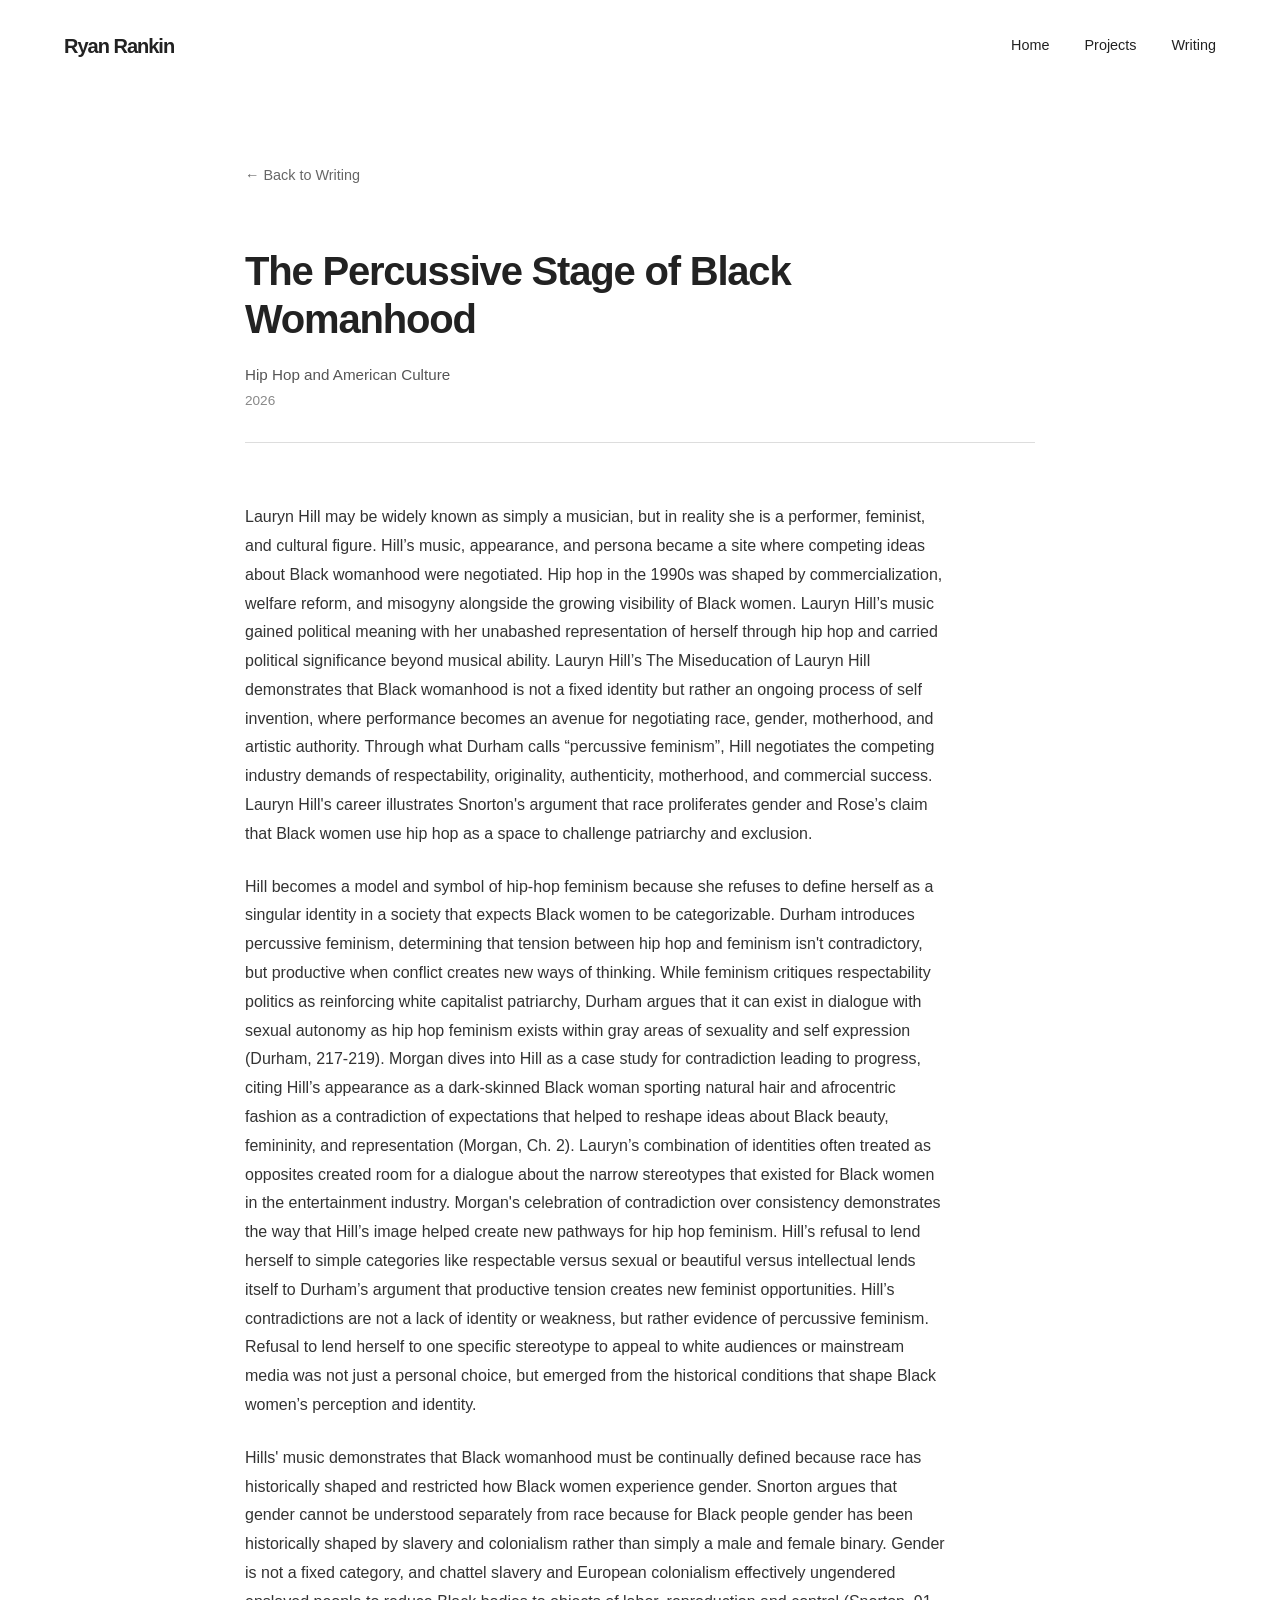
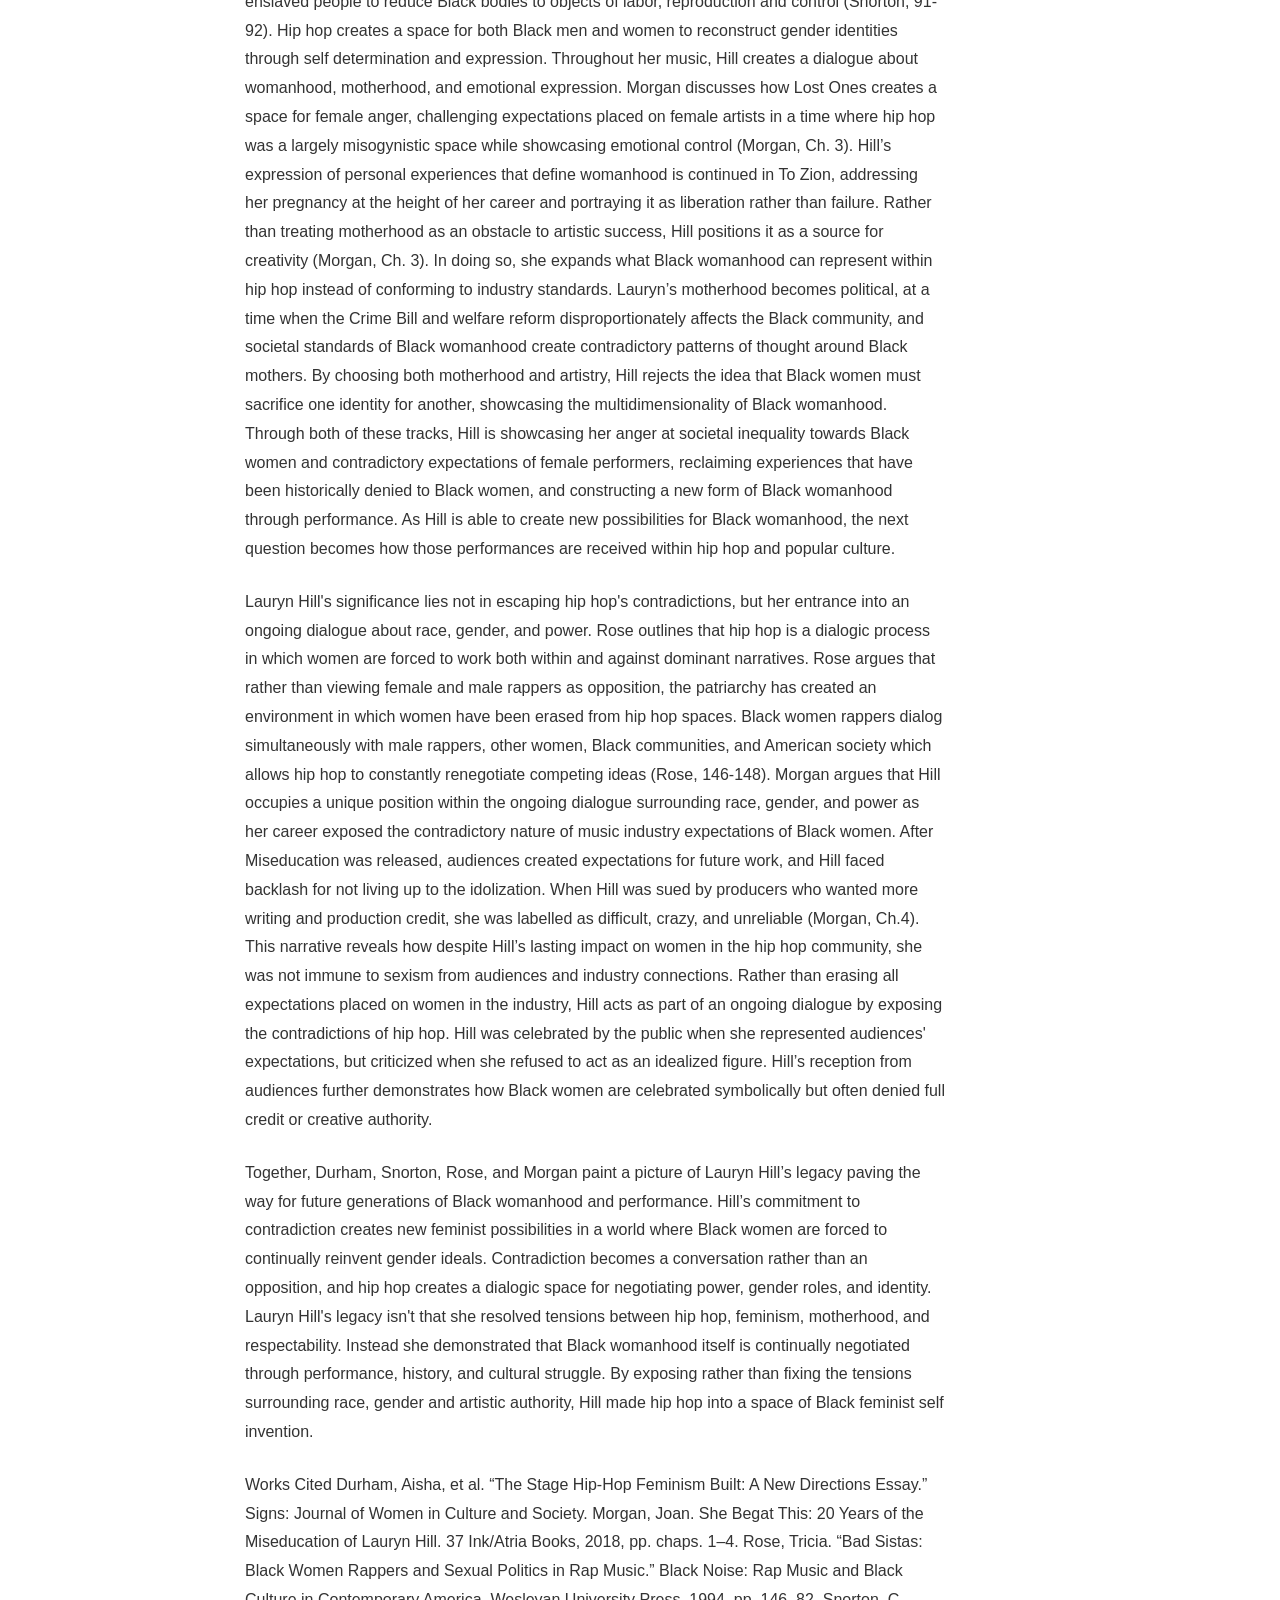
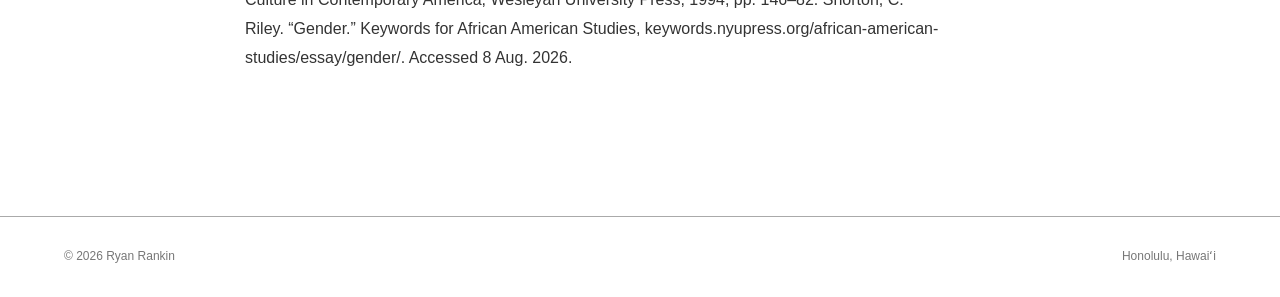
<file: essays/percussive-black-womanhood.html>
<!DOCTYPE html>
<html lang="en">

<head>
  <meta charset="UTF-8">

  <meta
    name="viewport"
    content="width=device-width, initial-scale=1.0"
  >

  <title>The Percussive Stage of Black Womanhood | Ryan Rankin</title>

  <link rel="stylesheet" href="../css/style.css">
</head>


<body>

  <!-- NAVIGATION -->

  <nav class="navbar">

    <a href="../index.html" class="logo">
      Ryan Rankin
    </a>

    <div class="nav-links">
      <a href="../index.html">Home</a>
      <a href="../projects.html">Projects</a>
      <a href="../essays.html">Writing</a>
    </div>

  </nav>


  <!-- ESSAY -->

  <main class="essay-page">

    <a
      href="../essays.html"
      class="back-link"
    >
      ← Back to Writing
    </a>


    <article class="essay-full">

      <header class="essay-header">

        <h1>
          The Percussive Stage of Black Womanhood

        </h1>

        <p class="essay-course">
          Hip Hop and American Culture
        </p>

        <p class="essay-date">
          2026
        </p>

      </header>


      <div class="essay-body">

        <p>
            Lauryn Hill may be widely known as simply a musician, but in reality she is a performer, feminist, and cultural figure. Hill’s music, appearance, and persona became a site where competing ideas about Black womanhood were negotiated. Hip hop in the 1990s was shaped by commercialization, welfare reform, and misogyny alongside the growing visibility of Black women. Lauryn Hill’s music gained political meaning with her unabashed representation of herself through hip hop and carried political significance beyond musical ability. Lauryn Hill’s The Miseducation of Lauryn Hill demonstrates that Black womanhood is not a fixed identity but rather an ongoing process of self invention, where performance becomes an avenue for negotiating race, gender, motherhood, and artistic authority. Through what Durham calls “percussive feminism”, Hill negotiates the competing industry demands of respectability, originality, authenticity, motherhood, and commercial success. Lauryn Hill's career illustrates Snorton's argument that race proliferates gender and Rose’s claim that Black women use hip hop as a space to challenge patriarchy and exclusion.
        </p>

        <p>
            Hill becomes a model and symbol of hip-hop feminism because she refuses to define herself as a singular identity in a society that expects Black women to be categorizable. Durham introduces percussive feminism, determining that tension between hip hop and feminism isn't contradictory, but productive when conflict creates new ways of thinking. While feminism critiques respectability politics as reinforcing white capitalist patriarchy, Durham argues that it can exist in dialogue with sexual autonomy as hip hop feminism exists within gray areas of sexuality and self expression (Durham, 217-219). Morgan dives into Hill as a case study for contradiction leading to progress, citing Hill’s appearance as a dark-skinned Black woman sporting natural hair and afrocentric fashion as a contradiction of expectations that helped to reshape ideas about Black beauty, femininity, and representation (Morgan, Ch. 2). Lauryn’s combination of identities often treated as opposites created room for a dialogue about the narrow stereotypes that existed for Black women in the entertainment industry. Morgan's celebration of contradiction over consistency demonstrates the way that Hill’s image helped create new pathways for hip hop feminism. Hill’s refusal to lend herself to simple categories like respectable versus sexual or beautiful versus intellectual lends itself to Durham’s argument that productive tension creates new feminist opportunities. Hill’s contradictions are not a lack of identity or weakness, but rather evidence of percussive feminism. Refusal to lend herself to one specific stereotype to appeal to white audiences or mainstream media was not just a personal choice, but emerged from the historical conditions that shape Black women’s perception and identity.  
        </p>

        <p>
            Hills' music demonstrates that Black womanhood must be continually defined because race has historically shaped and restricted how Black women experience gender. Snorton argues that gender cannot be understood separately from race because for Black people gender has been historically shaped by slavery and colonialism rather than simply a male and female binary. Gender is not a fixed category, and chattel slavery and European colonialism effectively ungendered enslaved people to reduce Black bodies to objects of labor, reproduction and control (Snorton, 91-92). Hip hop creates a space for both Black men and women to reconstruct gender identities through self determination and expression. Throughout her music, Hill creates a dialogue about womanhood, motherhood, and emotional expression. Morgan discusses how Lost Ones creates a space for female anger, challenging expectations placed on female artists in a time where hip hop was a largely misogynistic space while showcasing emotional control (Morgan, Ch. 3). Hill’s expression of personal experiences that define womanhood is continued in To Zion, addressing her pregnancy at the height of her career and portraying it as liberation rather than failure. Rather than treating motherhood as an obstacle to artistic success, Hill positions it as a source for creativity (Morgan, Ch. 3). In doing so, she expands what Black womanhood can represent within hip hop instead of conforming to industry standards. Lauryn’s motherhood becomes political, at a time when the Crime Bill and welfare reform disproportionately affects the Black community, and societal standards of Black womanhood create contradictory patterns of thought around Black mothers. By choosing both motherhood and artistry, Hill rejects the idea that Black women must sacrifice one identity for another, showcasing the multidimensionality of Black womanhood. Through both of these tracks, Hill is showcasing her anger at societal inequality towards Black women and contradictory expectations of female performers, reclaiming experiences that have been historically denied to Black women, and constructing a new form of Black womanhood through performance. As Hill is able to create new possibilities for Black womanhood, the next question becomes how those performances are received within hip hop and popular culture.
        </p>

        <p>
            Lauryn Hill's significance lies not in escaping hip hop's contradictions, but her entrance into an ongoing dialogue about race, gender, and power. Rose outlines that hip hop is a dialogic process in which women are forced to work both within and against dominant narratives. Rose argues that rather than viewing female and male rappers as opposition, the patriarchy has created an environment in which women have been erased from hip hop spaces. Black women rappers dialog simultaneously with male rappers, other women, Black communities, and American society which allows hip hop to constantly renegotiate competing ideas (Rose, 146-148). Morgan argues that Hill occupies a unique position within the ongoing dialogue surrounding race, gender, and power as her career exposed the contradictory nature of music industry expectations of Black women. After Miseducation was released, audiences created expectations for future work, and Hill faced backlash for not living up to the idolization. When Hill was sued by producers who wanted more writing and production credit, she was labelled as difficult, crazy, and unreliable (Morgan, Ch.4). This narrative reveals how despite Hill’s lasting impact on women in the hip hop community, she was not immune to sexism from audiences and industry connections. Rather than erasing all expectations placed on women in the industry, Hill acts as part of an ongoing dialogue by exposing the contradictions of hip hop. Hill was celebrated by the public when she represented audiences' expectations, but criticized when she refused to act as an idealized figure. Hill’s reception from audiences further demonstrates how Black women are celebrated symbolically but often denied full credit or creative authority.           
        </p>

        <p>
            Together, Durham, Snorton, Rose, and Morgan paint a picture of Lauryn Hill’s legacy paving the way for future generations of Black womanhood and performance. Hill’s commitment to contradiction creates new feminist possibilities in a world where Black women are forced to continually reinvent gender ideals. Contradiction becomes a conversation rather than an opposition, and hip hop creates a dialogic space for negotiating power, gender roles, and identity. Lauryn Hill's legacy isn't that she resolved tensions between hip hop, feminism, motherhood, and respectability. Instead she demonstrated that Black womanhood itself is continually negotiated through performance, history, and cultural struggle. By exposing rather than fixing the tensions surrounding race, gender and artistic authority, Hill made hip hop into a space of Black feminist self invention. 
        </p>

        <p>
            Works Cited
Durham, Aisha, et al. “The Stage Hip-Hop Feminism Built: A New Directions Essay.” Signs: Journal of Women in Culture and Society.
Morgan, Joan. She Begat This: 20 Years of the Miseducation of Lauryn Hill. 37 Ink/Atria Books, 2018, pp. chaps. 1–4.
Rose, Tricia. “Bad Sistas: Black Women Rappers and Sexual Politics in Rap Music.” Black Noise: Rap Music and Black Culture in Contemporary America, Wesleyan University Press, 1994, pp. 146–82.
Snorton, C. Riley. “Gender.” Keywords for African American Studies, keywords.nyupress.org/african-american-studies/essay/gender/. Accessed 8 Aug. 2026.

        </p>

      </div>

    </article>

  </main>


  <footer>
    <p>© 2026 Ryan Rankin</p>
    <p>Honolulu, Hawaiʻi</p>
  </footer>

</body>

</html>
</file>
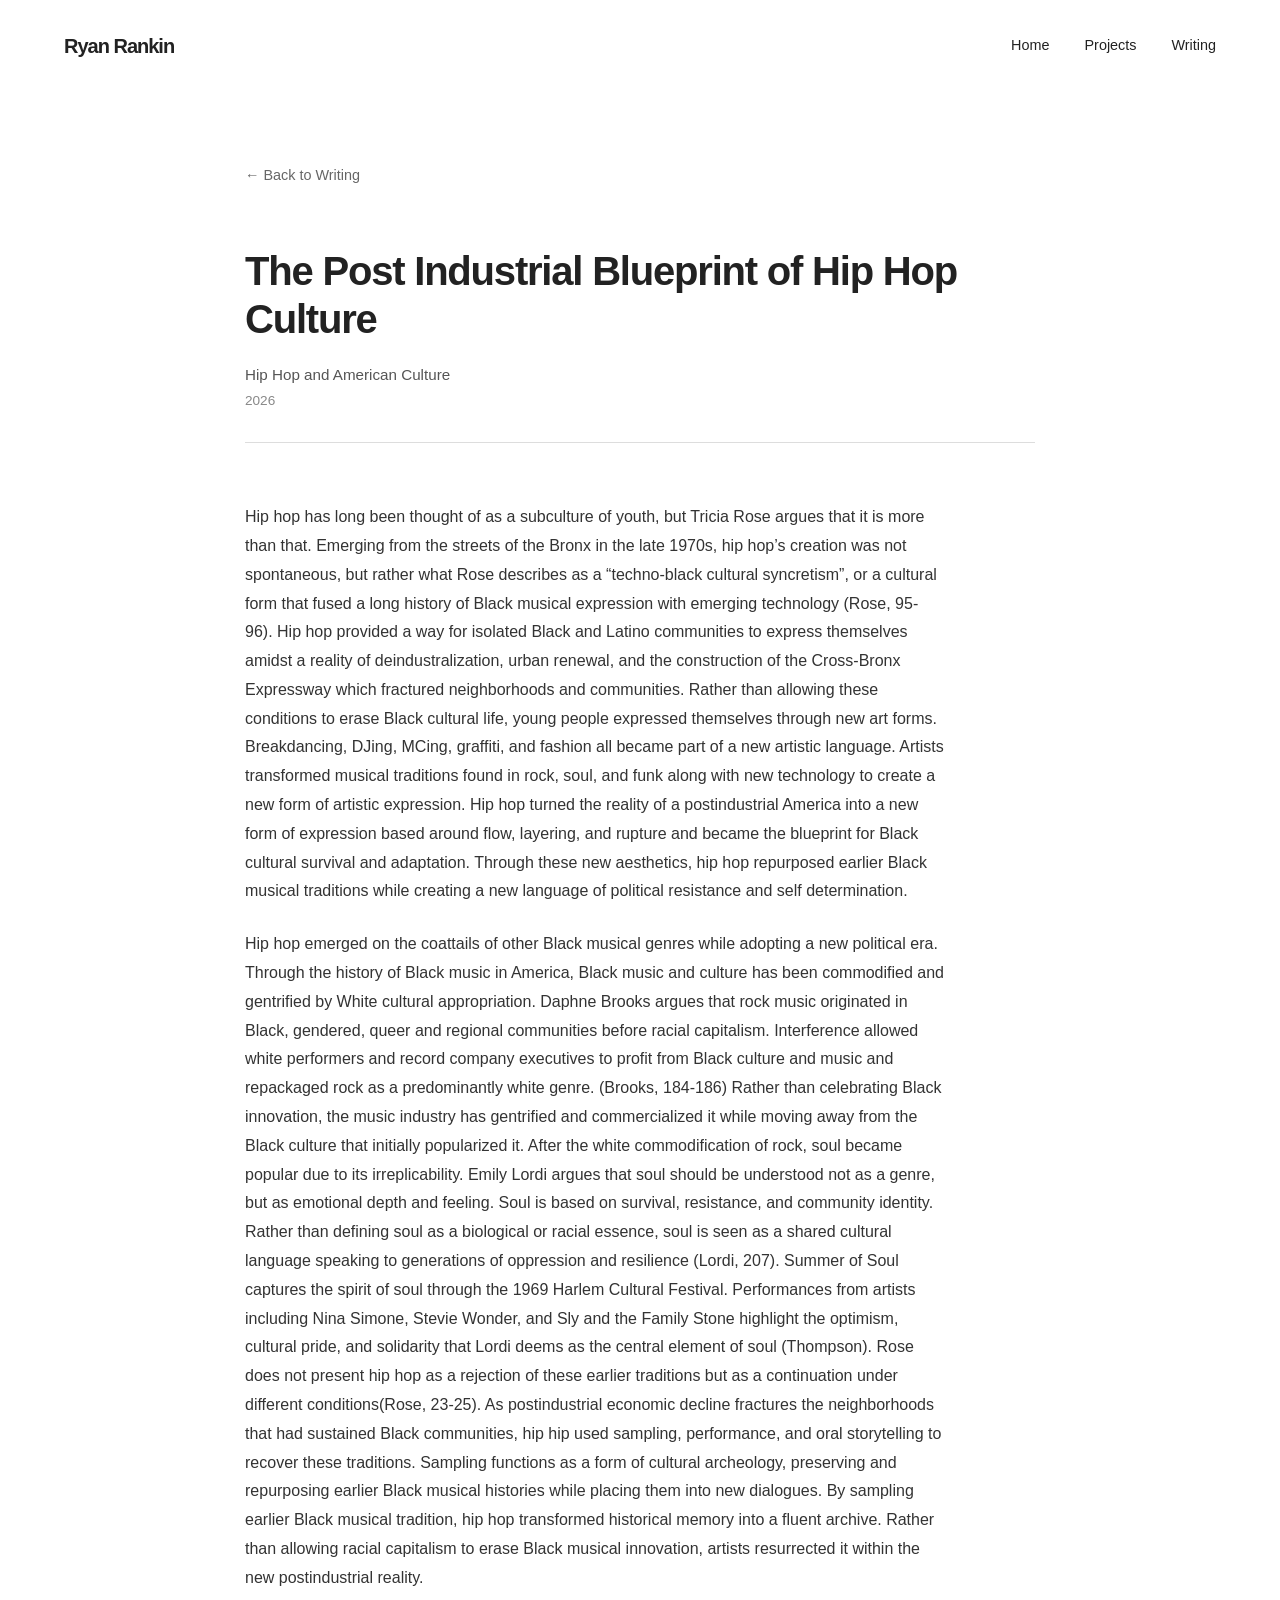
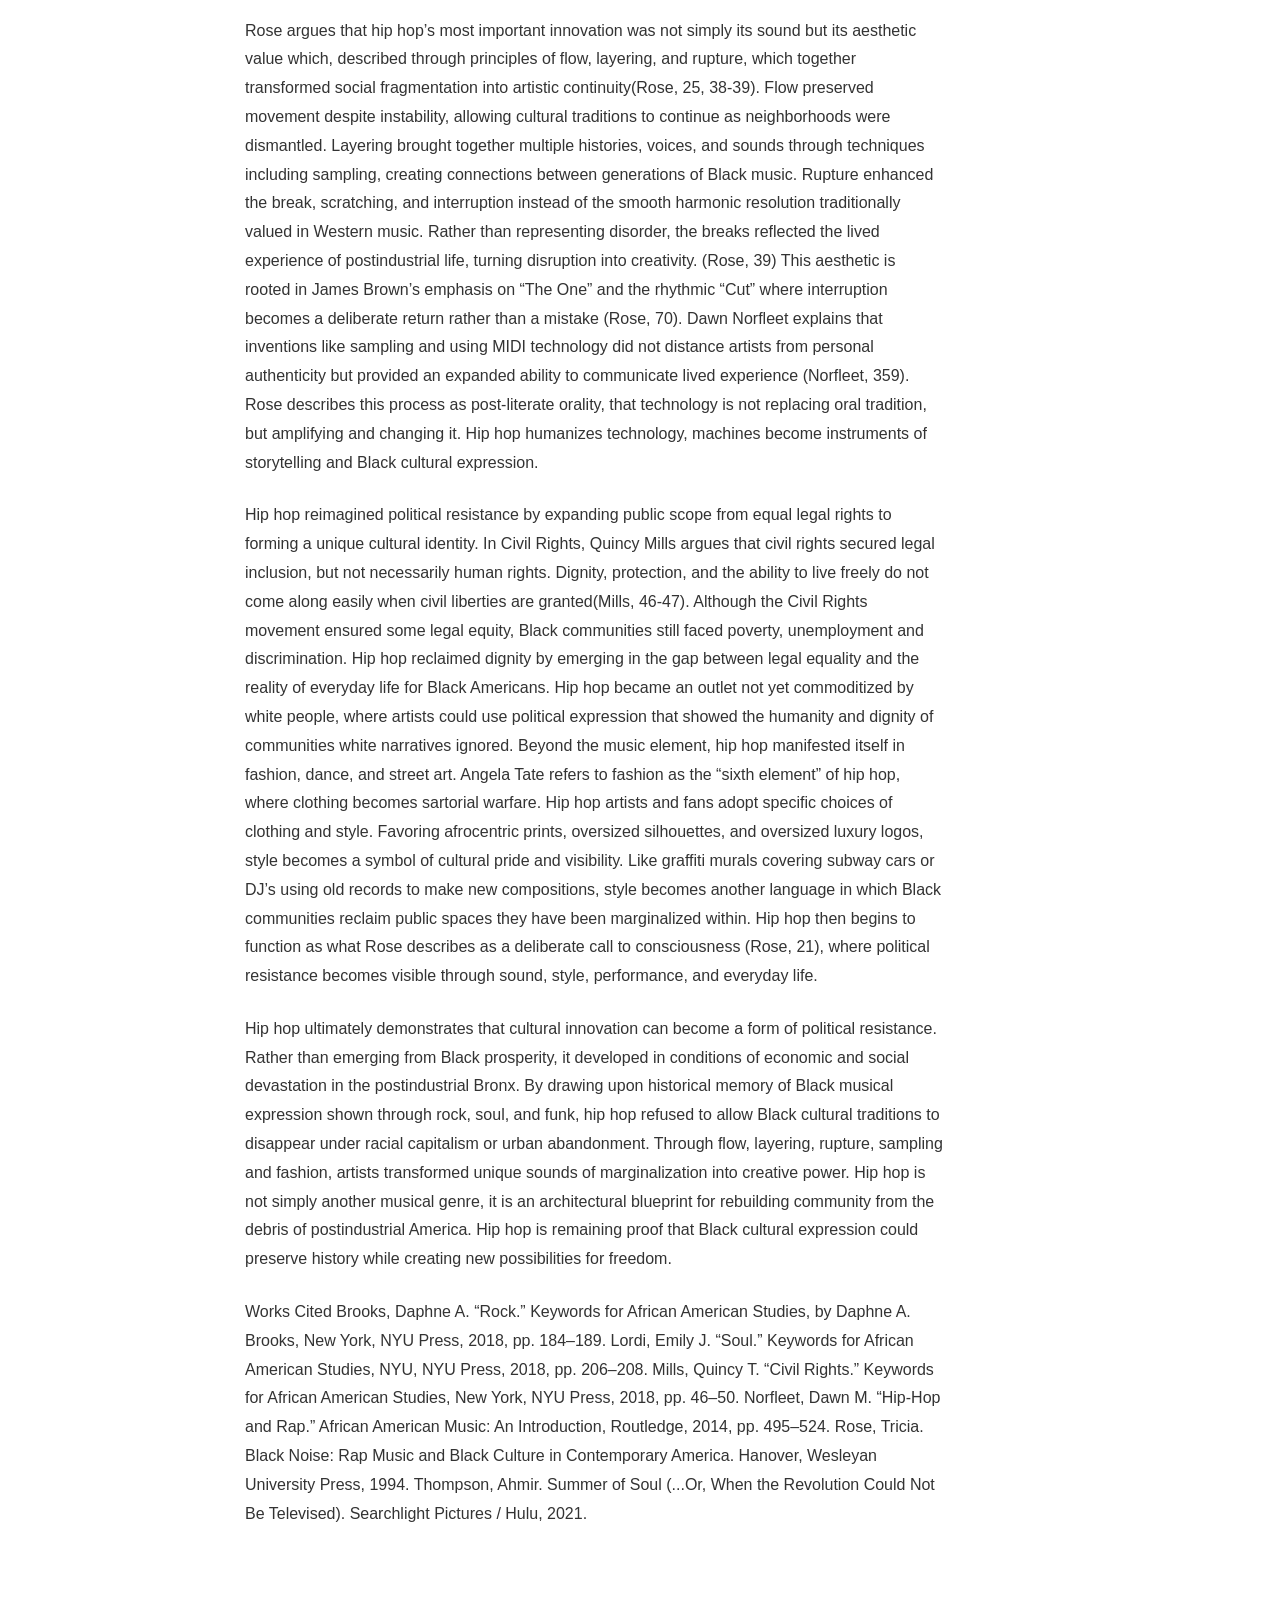
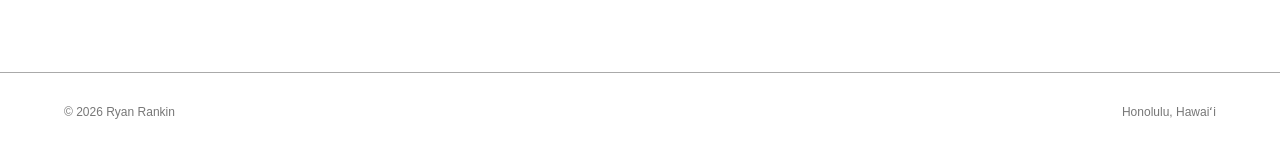
<file: essays/post-industrial-blueprint.html>
<!DOCTYPE html>
<html lang="en">

<head>
  <meta charset="UTF-8">

  <meta
    name="viewport"
    content="width=device-width, initial-scale=1.0"
  >

  <title>The Post Industrial Blueprint of Hip Hop Culture | Ryan Rankin</title>

  <link rel="stylesheet" href="../css/style.css">
</head>


<body>

  <!-- NAVIGATION -->

  <nav class="navbar">

    <a href="../index.html" class="logo">
      Ryan Rankin
    </a>

    <div class="nav-links">
      <a href="../index.html">Home</a>
      <a href="../projects.html">Projects</a>
      <a href="../essays.html">Writing</a>
    </div>

  </nav>


  <!-- ESSAY -->

  <main class="essay-page">

    <a
      href="../essays.html"
      class="back-link"
    >
      ← Back to Writing
    </a>


    <article class="essay-full">

      <header class="essay-header">

        <h1>
          The Post Industrial Blueprint of Hip Hop Culture
        </h1>

        <p class="essay-course">
          Hip Hop and American Culture
        </p>

        <p class="essay-date">
          2026
        </p>

      </header>


      <div class="essay-body">

        <p>
            Hip hop has long been thought of as a subculture of youth, but Tricia Rose argues that it is more than that. Emerging from the streets of the Bronx in the late 1970s, hip hop’s creation was not spontaneous, but rather what Rose describes as a “techno-black cultural syncretism”, or a cultural form that fused a long history of Black musical expression with emerging technology (Rose, 95-96). Hip hop provided a way for isolated Black and Latino communities to express themselves amidst a reality of deindustralization, urban renewal, and the construction of the Cross-Bronx Expressway which fractured neighborhoods and communities. Rather than allowing these conditions to erase Black cultural life, young people expressed themselves through new art forms. Breakdancing, DJing, MCing, graffiti, and fashion all became part of a new artistic language. Artists transformed musical traditions found in rock, soul, and funk along with new technology to create a new form of artistic expression. Hip hop turned the reality of a postindustrial America into a new form of expression based around flow, layering, and rupture and became the blueprint for Black cultural survival and adaptation. Through these new aesthetics, hip hop repurposed earlier Black musical traditions while creating a new language of political resistance and self determination.     
        </p>

        <p>
            Hip hop emerged on the coattails of other Black musical genres while adopting a new political era. Through the history of Black music in America, Black music and culture has been commodified and gentrified by White cultural appropriation. Daphne Brooks argues that rock music originated in Black, gendered, queer and regional communities before racial capitalism. Interference allowed white performers and record company executives to profit from Black culture and music and repackaged rock as a predominantly white genre. (Brooks, 184-186) Rather than celebrating Black innovation, the music industry has gentrified and commercialized it while moving away from the Black culture that initially popularized it. After the white commodification of rock, soul became popular due to its irreplicability. Emily Lordi argues that soul should be understood not as a genre, but as emotional depth and feeling. Soul is based on survival, resistance, and community identity. Rather than defining soul as a biological or racial essence, soul is seen as a shared cultural language speaking to generations of oppression and resilience (Lordi, 207). Summer of Soul captures the spirit of soul through the 1969 Harlem Cultural Festival. Performances from artists including Nina Simone, Stevie Wonder, and Sly and the Family Stone highlight the optimism, cultural pride, and solidarity that Lordi deems as the central element of soul (Thompson). Rose does not present hip hop as a rejection of these earlier traditions but as a continuation under different conditions(Rose, 23-25). As postindustrial economic decline fractures the neighborhoods that had sustained Black communities, hip hip used sampling, performance, and oral storytelling to recover these traditions. Sampling functions as a form of cultural archeology, preserving and repurposing earlier Black musical histories while placing them into new dialogues. By sampling earlier Black musical tradition, hip hop transformed historical memory into a fluent archive. Rather than allowing racial capitalism to erase Black musical innovation, artists resurrected it within the new postindustrial reality.   
        </p>

        <p>
            Rose argues that hip hop’s most important innovation was not simply its sound but its aesthetic  value which, described through principles of flow, layering, and rupture, which together transformed social fragmentation into artistic continuity(Rose, 25, 38-39).  Flow preserved movement despite instability, allowing cultural traditions to continue as neighborhoods were dismantled. Layering brought together multiple histories, voices, and sounds through techniques including sampling, creating connections between generations of Black music. Rupture enhanced the break, scratching, and interruption instead of the smooth harmonic resolution traditionally valued in Western music. Rather than representing disorder, the breaks reflected the lived experience of postindustrial life, turning disruption into creativity. (Rose, 39) This aesthetic is rooted in James Brown’s emphasis on “The One” and the rhythmic “Cut” where interruption becomes a deliberate return rather than a mistake (Rose, 70). Dawn Norfleet explains that inventions like sampling and using MIDI technology did not distance artists from personal authenticity but provided an expanded ability to communicate lived experience (Norfleet, 359). Rose describes this process as post-literate orality, that technology is not replacing oral tradition, but amplifying and changing it. Hip hop humanizes technology, machines become instruments of storytelling and Black cultural expression.
        </p>

        <p>
            Hip hop reimagined political resistance by expanding public scope from equal legal rights to forming a unique cultural identity.  In Civil Rights, Quincy Mills argues that civil rights secured legal inclusion, but not necessarily human rights. Dignity, protection, and the ability to live freely do not come along easily when civil liberties are granted(Mills, 46-47). Although the Civil Rights movement ensured some legal equity, Black communities still faced poverty, unemployment and discrimination. Hip hop reclaimed dignity by emerging in the gap between legal equality and the reality of everyday life for Black Americans. Hip hop became an outlet not yet commoditized by white people, where artists could use political expression that showed the humanity and dignity of communities white narratives ignored. Beyond the music element, hip hop manifested itself in fashion, dance, and street art. Angela Tate refers to fashion as the “sixth element” of hip hop, where clothing becomes sartorial warfare. Hip hop artists and fans adopt specific choices of clothing and style. Favoring afrocentric prints, oversized silhouettes, and oversized luxury logos, style becomes a symbol of cultural pride and visibility. Like graffiti murals covering subway cars or DJ’s using old records to make new compositions, style becomes another language in which Black communities reclaim public spaces they have been marginalized within. Hip hop then begins to function as what Rose describes as a deliberate call to consciousness (Rose, 21), where political resistance becomes visible through sound, style, performance, and everyday life. 
        </p>

        <p>
            Hip hop ultimately demonstrates that cultural innovation can become a form of political resistance. Rather than emerging from Black prosperity, it developed in conditions of economic and social devastation in the postindustrial Bronx. By drawing upon historical memory of Black musical expression shown through rock, soul, and funk, hip hop refused to allow Black cultural traditions to disappear under racial capitalism or urban abandonment. Through flow, layering, rupture, sampling and fashion, artists transformed unique sounds of marginalization into creative power. Hip hop is not simply another musical genre, it is an architectural blueprint for rebuilding community from the debris of postindustrial America. Hip hop is remaining proof that Black cultural expression could preserve history while creating new possibilities for freedom. 
        </p>


        <p>
            Works Cited
Brooks, Daphne A. “Rock.” Keywords for African American Studies, by Daphne A. Brooks, New York, NYU Press, 2018, pp. 184–189.
Lordi, Emily J. “Soul.” Keywords for African American Studies, NYU, NYU Press, 2018, pp. 206–208.
Mills, Quincy T. “Civil Rights.” Keywords for African American Studies, New York, NYU Press, 2018, pp. 46–50.
Norfleet, Dawn M. “Hip-Hop and Rap.” African American Music: An Introduction, Routledge, 2014, pp. 495–524.
Rose, Tricia. Black Noise: Rap Music and Black Culture in Contemporary America. Hanover, Wesleyan University Press, 1994.
Thompson, Ahmir. Summer of Soul (...Or, When the Revolution Could Not Be Televised). Searchlight Pictures / Hulu, 2021.

        </p>

      </div>

    </article>

  </main>


  <footer>
    <p>© 2026 Ryan Rankin</p>
    <p>Honolulu, Hawaiʻi</p>
  </footer>

</body>

</html>
</file>
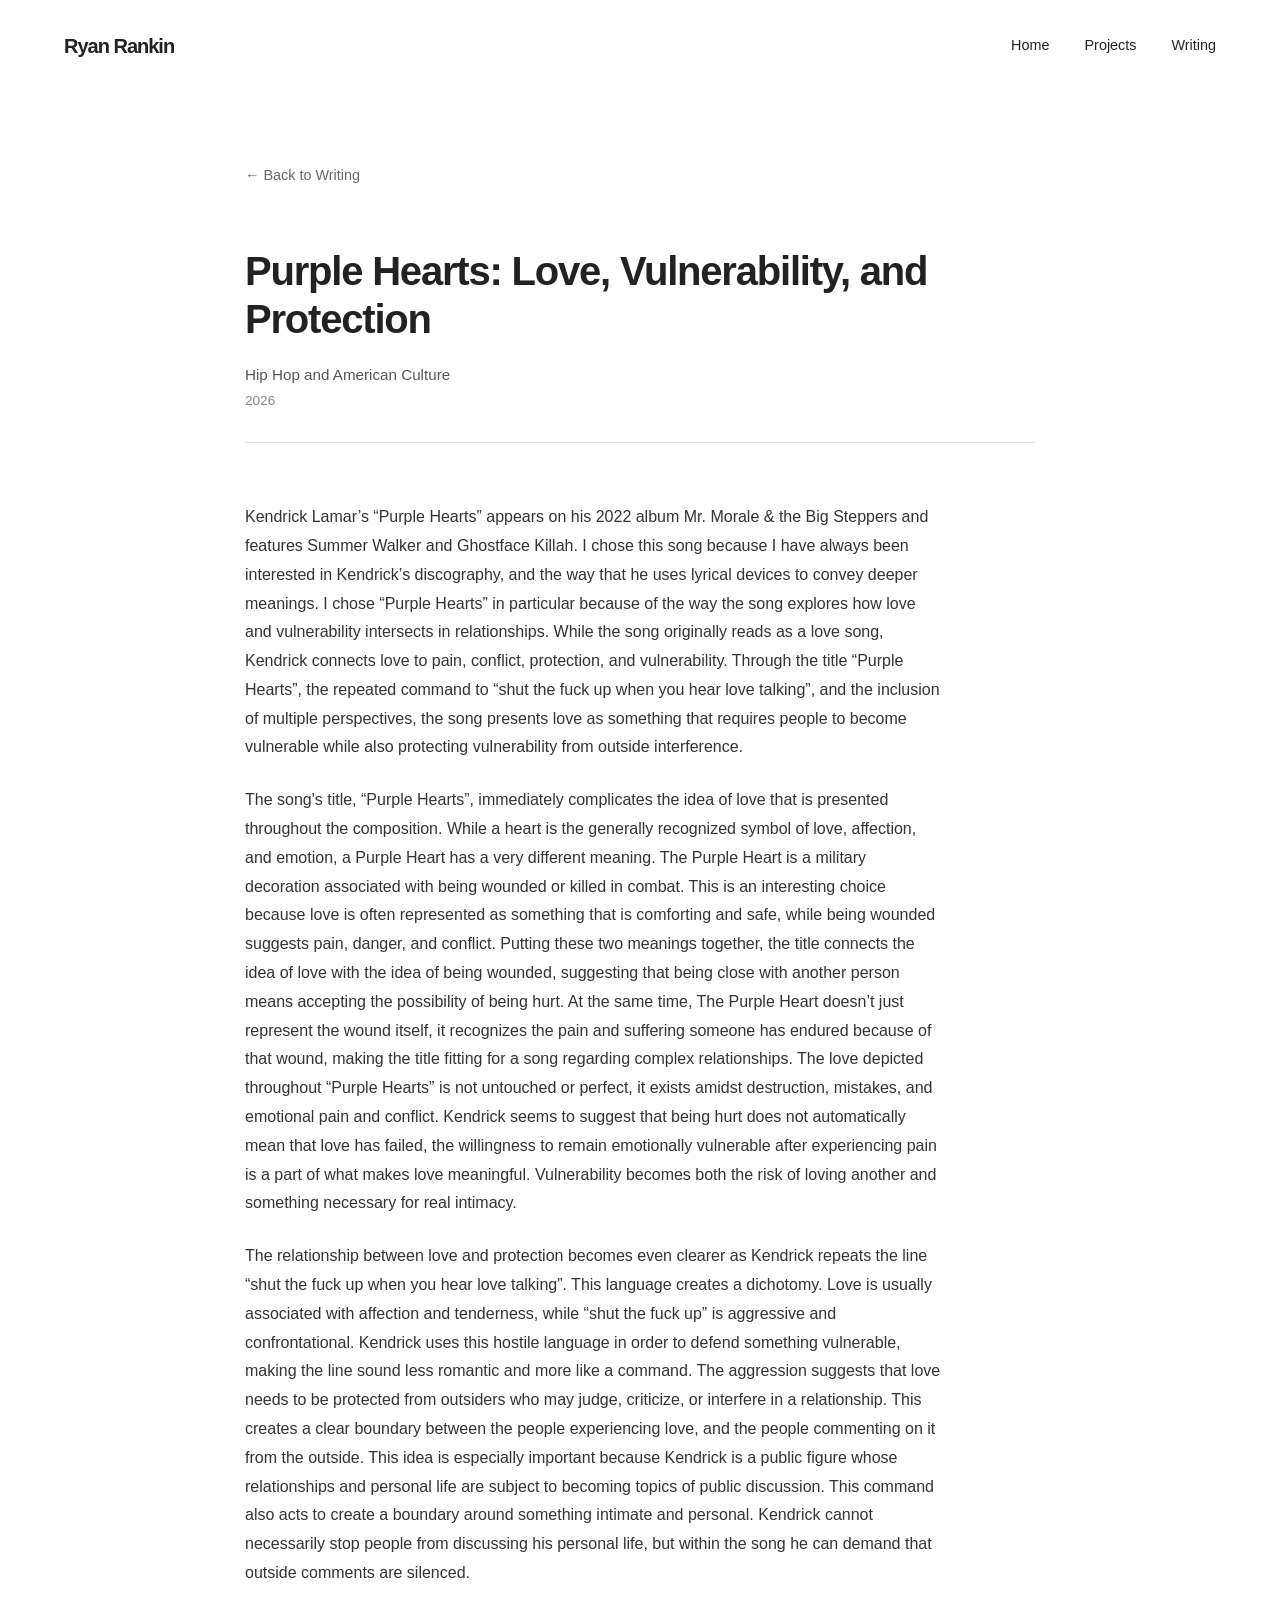
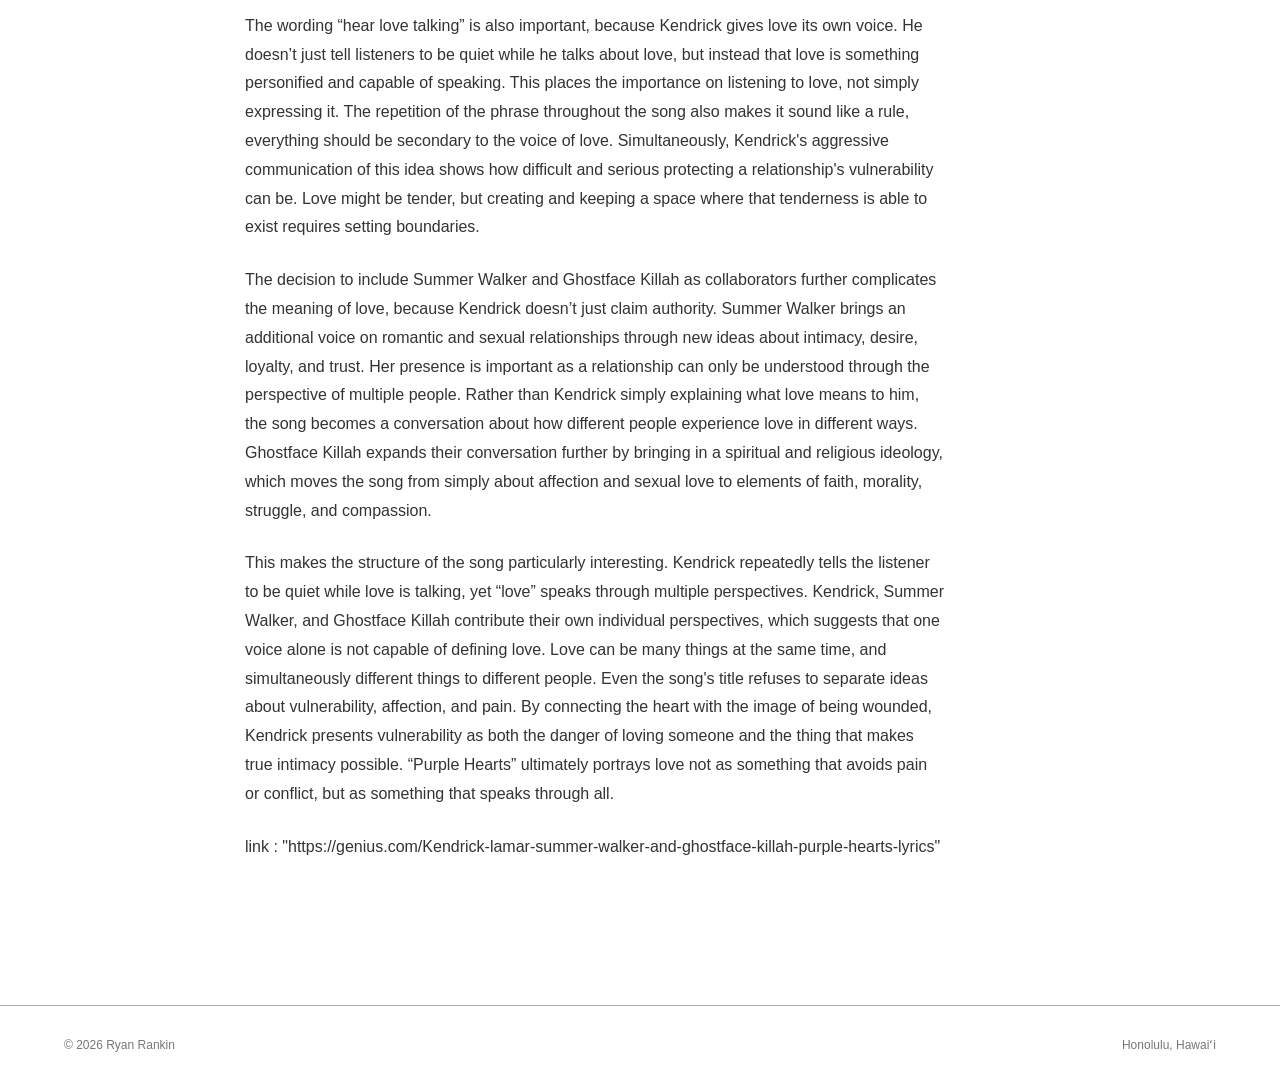
<file: essays/purple-hearts.html>
<!DOCTYPE html>
<html lang="en">

<head>
  <meta charset="UTF-8">

  <meta
    name="viewport"
    content="width=device-width, initial-scale=1.0"
  >

  <title>Purple Hearts | Ryan Rankin</title>

  <link rel="stylesheet" href="../css/style.css">
</head>


<body>

  <!-- NAVIGATION -->

  <nav class="navbar">

    <a href="../index.html" class="logo">
      Ryan Rankin
    </a>

    <div class="nav-links">
      <a href="../index.html">Home</a>
      <a href="../projects.html">Projects</a>
      <a href="../essays.html">Writing</a>
    </div>

  </nav>


  <!-- ESSAY -->

  <main class="essay-page">

    <a
      href="../essays.html"
      class="back-link"
    >
      ← Back to Writing
    </a>


    <article class="essay-full">

      <header class="essay-header">

        <h1>
          Purple Hearts: Love, Vulnerability,
          and Protection
        </h1>

        <p class="essay-course">
          Hip Hop and American Culture
        </p>

        <p class="essay-date">
          2026
        </p>

      </header>


      <div class="essay-body">

        <p>
          Kendrick Lamar’s “Purple Hearts” appears on his 2022 album Mr. Morale & the Big Steppers and features Summer Walker and Ghostface Killah. I chose this song because I have always been interested in Kendrick’s discography, and the way that he uses lyrical devices to convey deeper meanings. I chose “Purple Hearts” in particular because of the way the song explores how love and vulnerability intersects in relationships. While the song originally reads as a love song, Kendrick connects love to pain, conflict, protection, and vulnerability. Through the title “Purple Hearts”, the repeated command to “shut the fuck up when you hear love talking”, and the inclusion of multiple perspectives, the song presents love as something that requires people to become vulnerable while also protecting vulnerability from outside interference. 
        </p>

        <p>
          The song's title, “Purple Hearts”, immediately complicates the idea of love that is presented throughout the composition. While a heart is the generally recognized symbol of love, affection, and emotion, a Purple Heart has a very different meaning. The Purple Heart is a military decoration associated with being wounded or killed in combat. This is an interesting choice because love is often represented as something that is comforting and safe, while being wounded suggests pain, danger, and conflict. Putting these two meanings together, the title connects the idea of love with the idea of being wounded, suggesting that being close with another person means accepting the possibility of being hurt. At the same time, The Purple Heart doesn’t just represent the wound itself, it recognizes the pain and suffering someone has endured because of that wound, making the title fitting for a song regarding complex relationships. The love depicted throughout “Purple Hearts” is not untouched or perfect, it exists amidst destruction, mistakes, and emotional pain and conflict. Kendrick seems to suggest that being hurt does not automatically mean that love has failed, the willingness to remain emotionally vulnerable after experiencing pain is a part of what makes love meaningful. Vulnerability becomes both the risk of loving another and something necessary for real intimacy. 
        </p>

        <p>
          The relationship between love and protection becomes even clearer as Kendrick repeats the line “shut the fuck up when you hear love talking”. This language creates a dichotomy. Love is usually associated with affection and tenderness, while “shut the fuck up” is aggressive and confrontational. Kendrick uses this hostile language in order to defend something vulnerable, making the line sound less romantic and more like a command. The aggression suggests that love needs to be protected from outsiders who may judge, criticize, or interfere in a relationship. This creates a clear boundary between the people experiencing love, and the people commenting on it from the outside. This idea is especially important because Kendrick is a public figure whose relationships and personal life are subject to becoming topics of public discussion. This command also acts to create a boundary around something intimate and personal. Kendrick cannot necessarily stop people from discussing his personal life, but within the song he can demand that outside comments are silenced. 
        </p>

        <p>
          The wording “hear love talking” is also important, because Kendrick gives love its own voice. He doesn’t just tell listeners to be quiet while he talks about love, but instead that love is something personified and capable of speaking. This places the importance on listening to love, not simply expressing it. The repetition of the phrase throughout the song also makes it sound like a rule, everything should be secondary to the voice of love. Simultaneously, Kendrick's aggressive communication of this idea shows how difficult and serious protecting a relationship's vulnerability can be. Love might be tender, but creating and keeping a space where that tenderness is able to exist requires setting boundaries. 
        </p>

        <p>
          The decision to include Summer Walker and Ghostface Killah as collaborators further complicates the meaning of love, because Kendrick doesn’t just claim authority. Summer Walker brings an additional voice on romantic and sexual relationships through new ideas about intimacy, desire, loyalty, and trust. Her presence is important as a relationship can only be understood through the perspective of multiple people. Rather than Kendrick simply explaining what love means to him, the song becomes a conversation about how different people experience love in different ways. Ghostface Killah expands their conversation further by bringing in a  spiritual and religious ideology, which moves the song from simply about affection and sexual love to elements of faith, morality, struggle, and compassion. 
        </p>

        <p>
          This makes the structure of the song particularly interesting. Kendrick repeatedly tells the listener to be quiet while love is talking, yet “love” speaks through multiple perspectives. Kendrick, Summer Walker, and Ghostface Killah contribute their own individual perspectives, which suggests that one voice alone is not capable of defining love. Love can be many things at the same time, and simultaneously different things to different people. Even the song's title refuses to separate ideas about vulnerability, affection, and pain. By connecting the heart with the image of being wounded, Kendrick presents  vulnerability as both the danger of loving someone and the thing that makes true intimacy possible. “Purple Hearts” ultimately portrays love not as something that avoids pain or conflict, but as something that speaks through all. 
        </p>

        <p>
          link : "https://genius.com/Kendrick-lamar-summer-walker-and-ghostface-killah-purple-hearts-lyrics"
        </p>

      </div>

    </article>

  </main>


  <footer>
    <p>© 2026 Ryan Rankin</p>
    <p>Honolulu, Hawaiʻi</p>
  </footer>

</body>

</html>
</file>
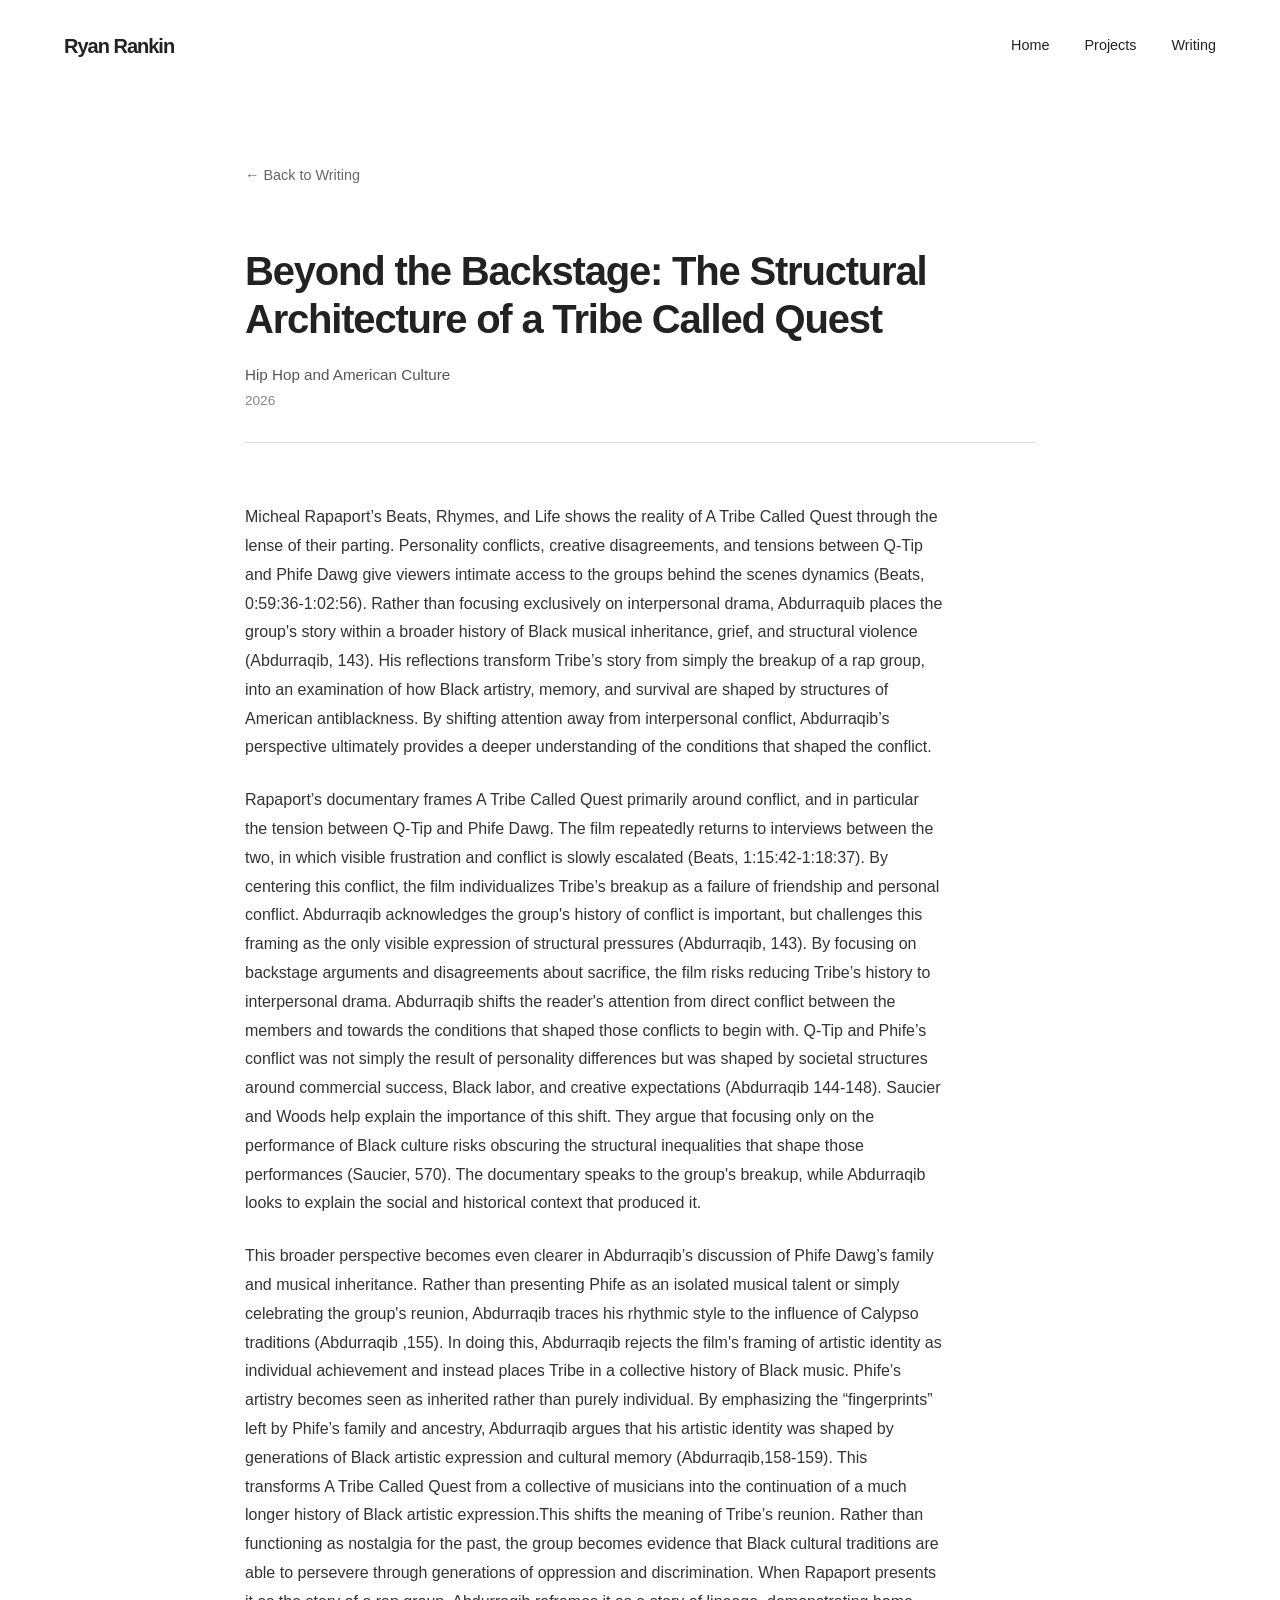
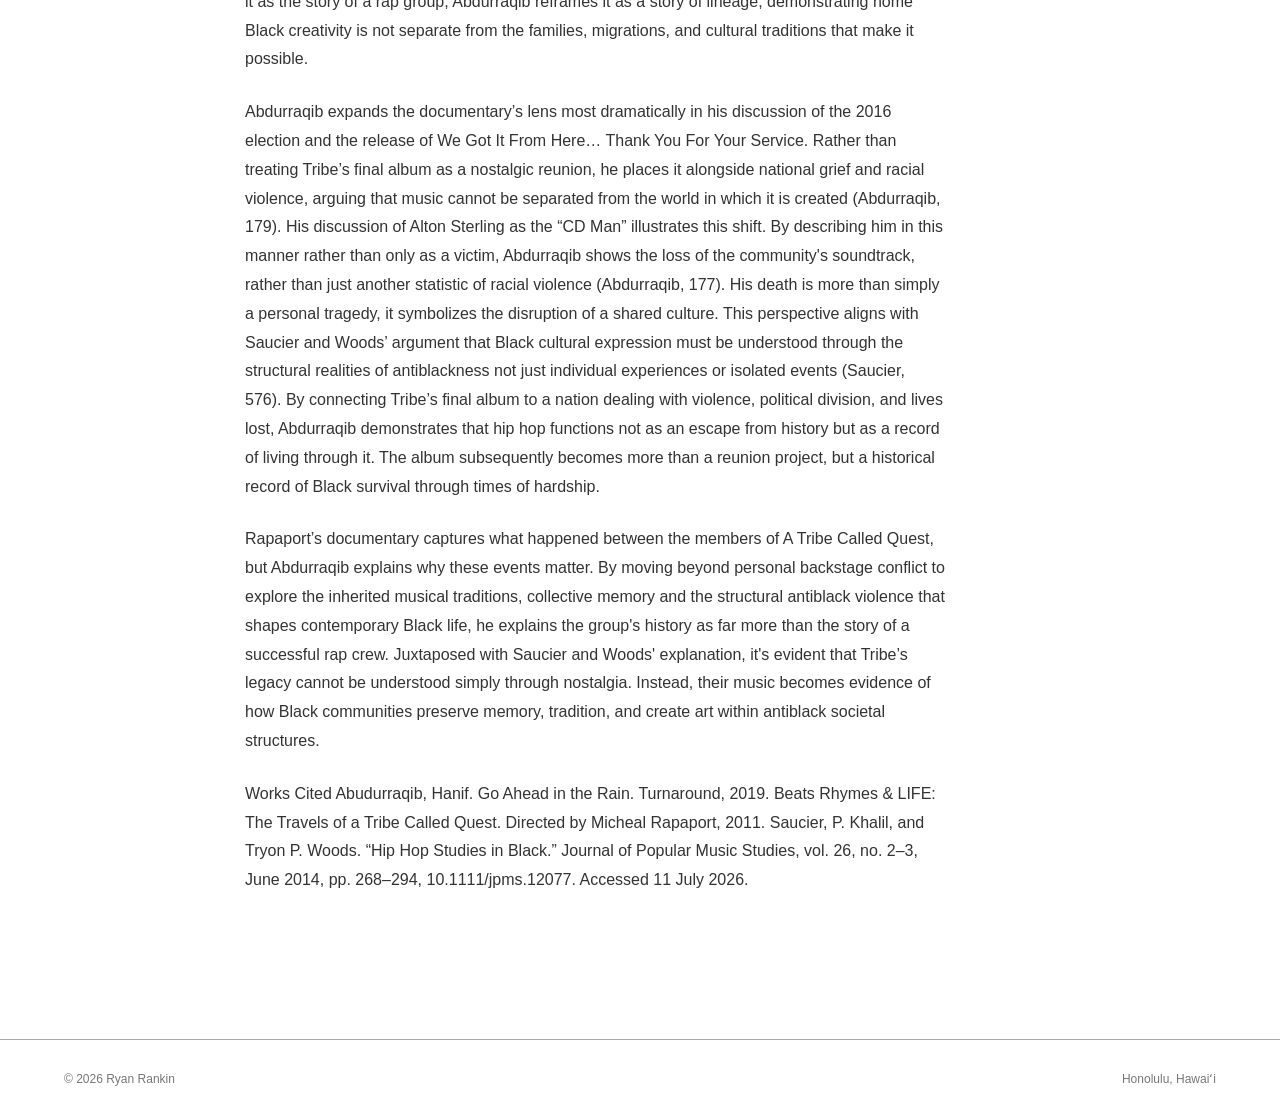
<file: essays/structural-arch-of-tcq.html>
<!DOCTYPE html>
<html lang="en">

<head>
  <meta charset="UTF-8">

  <meta
    name="viewport"
    content="width=device-width, initial-scale=1.0"
  >

  <title>Tribe Called Quest Documentary | Ryan Rankin</title>

  <link rel="stylesheet" href="../css/style.css">
</head>


<body>

  <!-- NAVIGATION -->

  <nav class="navbar">

    <a href="../index.html" class="logo">
      Ryan Rankin
    </a>

    <div class="nav-links">
      <a href="../index.html">Home</a>
      <a href="../projects.html">Projects</a>
      <a href="../essays.html">Writing</a>
    </div>

  </nav>


  <!-- ESSAY -->

  <main class="essay-page">

    <a
      href="../essays.html"
      class="back-link"
    >
      ← Back to Writing
    </a>


    <article class="essay-full">

      <header class="essay-header">

        <h1>
          Beyond the Backstage: The Structural Architecture of a Tribe Called Quest
        </h1>

        <p class="essay-course">
          Hip Hop and American Culture
        </p>

        <p class="essay-date">
          2026
        </p>

      </header>


      <div class="essay-body">

        <p>
            Micheal Rapaport’s Beats, Rhymes, and Life shows the reality of A Tribe Called Quest through the lense of their parting. Personality conflicts, creative disagreements, and tensions between Q-Tip and Phife Dawg give viewers intimate access to the groups behind the scenes dynamics (Beats, 0:59:36-1:02:56). Rather than focusing exclusively on interpersonal drama, Abdurraquib places the group's story within a broader history of Black musical inheritance, grief, and structural violence (Abdurraqib, 143). His reflections transform Tribe’s story from simply the breakup of a rap group, into an examination of how Black artistry, memory, and survival are shaped by structures of American antiblackness. By shifting attention away from interpersonal conflict, Abdurraqib’s perspective ultimately provides a deeper understanding of the conditions that shaped the conflict.
        </p>

        <p>
           Rapaport’s documentary frames A Tribe Called Quest primarily around conflict, and in particular the tension between Q-Tip and Phife Dawg. The film repeatedly returns to interviews between the two, in which visible frustration and conflict is slowly escalated (Beats, 1:15:42-1:18:37). By centering this conflict, the film individualizes Tribe’s breakup as a failure of friendship and personal conflict. Abdurraqib acknowledges the group's history of conflict is important, but challenges this framing as the only visible expression of structural pressures (Abdurraqib, 143). By focusing on backstage arguments and disagreements about sacrifice, the film risks reducing Tribe’s history to interpersonal drama. Abdurraqib shifts the reader's attention from direct conflict between the members and towards the conditions that shaped those conflicts to begin with. Q-Tip and Phife’s conflict was not simply the result of personality differences but was shaped by societal structures around commercial success, Black labor, and creative expectations (Abdurraqib 144-148). Saucier and Woods help explain the importance of this shift. They argue that focusing only on the performance of Black culture risks obscuring the structural inequalities that shape those performances (Saucier, 570).  The documentary speaks to the group's breakup, while Abdurraqib looks to explain the social and historical context that produced it.  
        </p>

        <p>
           This broader perspective becomes even clearer in Abdurraqib’s discussion of Phife Dawg’s family and musical inheritance. Rather than presenting Phife as an isolated musical talent or simply celebrating the group's reunion, Abdurraqib traces his rhythmic style to the influence of Calypso traditions (Abdurraqib ,155). In doing this, Abdurraqib rejects the film's framing of artistic identity as individual achievement and instead places Tribe in a collective history of Black music. Phife’s artistry becomes seen as inherited rather than purely individual. By emphasizing the “fingerprints” left by Phife’s family and ancestry, Abdurraqib argues that his artistic identity was shaped by generations of Black artistic expression and cultural memory (Abdurraqib,158-159). This transforms A Tribe Called Quest from a collective of musicians into the continuation of a much longer history of Black artistic expression.This shifts the meaning of Tribe’s reunion. Rather than functioning as nostalgia for the past, the group becomes evidence that Black cultural traditions are able to persevere through generations of oppression and discrimination. When Rapaport presents it as the story of a rap group, Abdurraqib reframes it as a story of lineage, demonstrating home Black creativity is not separate from the families, migrations, and cultural traditions that make it possible.   
        </p>

        <p>
          Abdurraqib expands the documentary’s lens most dramatically in his discussion of the 2016 election and the release of We Got It From Here… Thank You For Your Service. Rather than treating Tribe’s final album as a nostalgic reunion, he places it alongside national grief and racial violence, arguing that music cannot be separated from the world in which it is created (Abdurraqib, 179). His discussion of Alton Sterling as the “CD Man” illustrates this shift. By describing him in this manner rather than only as a victim, Abdurraqib shows the loss of the community's soundtrack, rather than just another statistic of racial violence (Abdurraqib, 177). His death is more than simply a personal tragedy, it symbolizes the disruption of a shared culture. This perspective aligns with Saucier and Woods’ argument that Black cultural expression must be understood through the structural realities of antiblackness not just individual experiences or isolated events (Saucier, 576). By connecting Tribe’s final album to a nation dealing with violence, political division, and lives lost, Abdurraqib demonstrates that hip hop functions not as an escape from history but as a record of living through it. The album subsequently becomes more than a reunion project, but a historical record of Black survival through times of hardship.   
        </p>

        <p>
            Rapaport’s documentary captures what happened between the members of A Tribe Called Quest, but Abdurraqib explains why these events matter. By moving beyond personal backstage conflict to explore the inherited musical traditions, collective memory and the structural antiblack violence that shapes contemporary Black life, he explains the group's history as far more than the story of a successful rap crew. Juxtaposed with Saucier and Woods' explanation, it's evident that Tribe’s legacy cannot be understood simply through nostalgia. Instead, their music becomes evidence of how Black communities preserve memory, tradition, and create art within antiblack societal structures.
        </p>

        <p>
            Works Cited
Abudurraqib, Hanif. Go Ahead in the Rain. Turnaround, 2019.
Beats Rhymes & LIFE: The Travels of a Tribe Called Quest. Directed by Micheal Rapaport, 2011.
Saucier, P. Khalil, and Tryon P. Woods. “Hip Hop Studies in Black.” Journal of Popular Music Studies, vol. 26, no. 2–3, June 2014, pp. 268–294, 10.1111/jpms.12077. Accessed 11 July 2026.

        </p>

      </div>

    </article>

  </main>


  <footer>
    <p>© 2026 Ryan Rankin</p>
    <p>Honolulu, Hawaiʻi</p>
  </footer>

</body>

</html>
</file>
<file: css/style.css>
/* ------------------------------
   RESET
------------------------------ */

* {
  margin: 0;
  padding: 0;
  box-sizing: border-box;
}

html {
  scroll-behavior: smooth;
}

body {
  background: #ffffff;
  color: #222222;
  font-family: Arial, Helvetica, sans-serif;
  line-height: 1.6;
}

a {
  color: inherit;
  text-decoration: none;
}


/* ------------------------------
   NAVIGATION
------------------------------ */

.navbar {
  max-width: 1400px;
  margin: 0 auto;

  padding: 30px 5%;

  display: flex;
  justify-content: space-between;
  align-items: center;
}

.logo {
  font-size: 1.25rem;
  font-weight: 700;
  letter-spacing: -0.05em;
}

.nav-links {
  display: flex;
  gap: 35px;
}

.nav-links a {
  font-size: 0.9rem;

  transition: opacity 0.2s ease;
}

.nav-links a:hover {
  opacity: 0.45;
}


/* ------------------------------
   MAIN
------------------------------ */

main {
  max-width: 1400px;

  margin: 0 auto;

  padding: 40px 5% 120px;
}


/* ------------------------------
   HERO
------------------------------ */

.hero {
  min-height: 70vh;

  display: grid;

  grid-template-columns:
    minmax(280px, 0.8fr)
    minmax(400px, 1.2fr);

  gap: 8%;

  align-items: center;
}


/* IMAGE */

.hero-image {
  width: 100%;
}

.image-placeholder {
  width: 100%;

  aspect-ratio: 4 / 5;

  background: #ddd8ce;

  display: flex;
  align-items: center;
  justify-content: center;

  color: #777;

  font-size: 0.75rem;

  letter-spacing: 0.15em;

  text-transform: uppercase;
}

.profile-photo {
  display: block;

  width: 100%;

  aspect-ratio: 4 / 5;

  object-fit: cover;
}


/* HERO TEXT */
.hero-content h1 {
  font-size: 2.8rem;
  font-weight: 600;
  letter-spacing: -0.03em;
  line-height: 1.1;

  margin-bottom: 20px;
}

.credentials {
  margin-bottom: 30px;

  color: #555;

  font-size: 0.95rem;
}

.credentials p {
  margin-bottom: 2px;
}

.intro {
  max-width: 550px;

  color: #555;

  line-height: 1.7;
}

.social-links {
  display: flex;

  gap: 20px;

  margin-top: 25px;
}

.social-links a {
  font-size: 0.9rem;

  border-bottom: 1px solid #222;
}

.home-buttons {
  display: flex;

  gap: 12px;

  margin-top: 35px;
}

.home-buttons a {
  padding: 10px 18px;

  border: 1px solid #ccc;
  border-radius: 5px;

  font-size: 0.9rem;

  transition: background 0.2s ease;
}

.home-buttons a:hover {
  background: #f5f5f5;
}

/* SOCIALS */

.social-links {
  display: flex;

  gap: 25px;

  margin-top: 35px;
}

.social-links a {
  padding-bottom: 4px;

  border-bottom: 1px solid #181818;

  transition: opacity 0.2s ease;
}

.social-links a:hover {
  opacity: 0.5;
}


/* ------------------------------
   EXPLORE
------------------------------ */

.explore {
  padding-top: 130px;
}

.section-label {
  margin-bottom: 30px;

  font-size: 0.7rem;

  letter-spacing: 0.16em;
}

.explore-links {
  border-top: 1px solid #aaa;
}

.explore-card {
  min-height: 180px;

  padding: 35px 10px;

  display: grid;

  grid-template-columns:
    80px
    1fr
    50px;

  align-items: center;

  border-bottom: 1px solid #aaa;

  transition:
    padding-left 0.25s ease,
    background 0.25s ease;
}

.explore-card:hover {
  padding-left: 25px;

  background: #e9e5dc;
}

.number {
  color: #777;

  font-size: 0.75rem;
}

.explore-card h3 {
  margin-bottom: 8px;

  font-size: clamp(2rem, 4vw, 4rem);

  letter-spacing: -0.04em;
}

.explore-card p {
  max-width: 500px;

  color: #666;
}

.arrow {
  font-size: 2rem;
}


/* ------------------------------
   FOOTER
------------------------------ */

footer {
  max-width: 1400px;

  margin: 0 auto;

  padding: 30px 5%;

  border-top: 1px solid #aaa;

  display: flex;

  justify-content: space-between;

  color: #777;

  font-size: 0.75rem;
}


/* ------------------------------
   MOBILE
------------------------------ */

@media (max-width: 800px) {

  .navbar {
    padding-top: 20px;
  }

  .nav-links {
    gap: 18px;
  }

  main {
    padding-top: 20px;
  }

  .hero {
    grid-template-columns: 1fr;

    gap: 40px;
  }

  .hero-image {
    max-width: 400px;
  }

  .hero-content h1 {
    margin-bottom: 30px;
  }

  .explore {
    padding-top: 100px;
  }

  .explore-card {
    grid-template-columns:
      45px
      1fr
      30px;
  }

  footer {
    gap: 20px;

    flex-direction: column;
  }
}

/* ==============================
   PROJECTS
============================== */

.projects-page {
  max-width: 1000px;
  margin: 0 auto;
  padding: 70px 30px 120px;
}


/* HEADER */

.page-header {
  margin-bottom: 60px;
}

.page-header h1 {
  font-size: 2.5rem;
  font-weight: 600;
  letter-spacing: -0.03em;
  margin-bottom: 12px;
}

.page-description {
  max-width: 600px;
  color: #666;
}


/* PROJECT LIST */

.project-list {
  display: flex;
  flex-direction: column;
  gap: 16px;
}

.project {
  border: 1px solid #dddddd;
  border-radius: 8px;
  overflow: hidden;
}

.project summary {
  list-style: none;
}

.project summary::-webkit-details-marker {
  display: none;
}


/* PROJECT HEADER */

.project-summary {
  padding: 24px;

  display: flex;
  justify-content: space-between;
  align-items: center;

  cursor: pointer;
}

.project-summary:hover {
  background: #fafafa;
}

.project-title h2 {
  font-size: 1.2rem;
  font-weight: 600;
  margin-bottom: 3px;
}

.project-type {
  color: #777;
  font-size: 0.85rem;
}

.project-number,
.project-year {
  display: none;
}

.project-toggle {
  color: #777;
  font-size: 1.4rem;
  font-weight: 300;
}

.project[open] .project-toggle {
  transform: rotate(45deg);
}


/* OPEN PROJECT */

.project-content {
  padding: 5px 24px 30px;
  border-top: 1px solid #eeeeee;
}


/* ABOUT */

.project-overview {
  display: grid;
  grid-template-columns: 2fr 1fr;
  gap: 60px;

  padding-top: 25px;
}

.project-overview p {
  color: #555;
}

.project-label {
  color: #222 !important;
  font-size: 0.9rem !important;
  font-weight: 600;
  margin-bottom: 10px !important;
}


/* TECHNOLOGIES */

.tech-list {
  list-style: none;
  padding: 0;
}

.tech-list li {
  color: #555;
  padding: 2px 0;
}


/* PROJECT SECTIONS */

.project-section {
  margin-top: 35px;
}


/* CONTRIBUTIONS */

.contribution-list {
  padding-left: 20px;
  color: #555;
}

.contribution-list li {
  margin-bottom: 6px;
}


/* SCREENSHOTS */

.project-screenshots {
  display: grid;
  grid-template-columns: repeat(2, 1fr);
  gap: 15px;

  margin-top: 15px;
}

.project-screenshots img {
  width: 100%;
  display: block;

  border: 1px solid #eee;
  border-radius: 5px;
}


/* LINKS */

.project-links {
  display: flex;
  gap: 20px;

  margin-top: 30px;
}

.project-links a {
  font-size: 0.9rem;
  font-weight: 500;

  border-bottom: 1px solid #222;
}


/* MOBILE */

@media (max-width: 700px) {

  .projects-page {
    padding: 50px 20px 80px;
  }

  .project-overview {
    grid-template-columns: 1fr;
    gap: 30px;
  }

  .project-screenshots {
    grid-template-columns: 1fr;
  }

}

/* ========================================
   FULL ESSAY
======================================== */

.essay-page {
  max-width: 850px;

  margin: 0 auto;

  padding: 70px 30px 120px;
}


/* BACK BUTTON */

.back-link {
  display: inline-block;

  margin-bottom: 60px;

  color: #666;

  font-size: 0.9rem;
}

.back-link:hover {
  color: #222;
}


/* ESSAY HEADER */

.essay-header {
  margin-bottom: 60px;

  padding-bottom: 30px;

  border-bottom: 1px solid #ddd;
}

.essay-header h1 {
  max-width: 750px;

  margin-bottom: 20px;

  font-size: 2.5rem;
  font-weight: 600;

  line-height: 1.2;

  letter-spacing: -0.03em;
}

.essay-course {
  color: #555;

  font-size: 0.95rem;
}

.essay-date {
  margin-top: 3px;

  color: #888;

  font-size: 0.85rem;
}


/* ESSAY TEXT */

.essay-body {
  max-width: 700px;
}

.essay-body p {
  margin-bottom: 24px;

  font-size: 1rem;

  line-height: 1.8;

  color: #333;
}


/* MOBILE */

@media (max-width: 700px) {

  .essay-page {
    padding: 50px 20px 80px;
  }

  .essay-header h1 {
    font-size: 2rem;
  }

}

/* ========================================
   WRITING PAGE
======================================== */

.writing-page {
  max-width: 1000px;
  margin: 0 auto;

  padding: 70px 30px 120px;
}


/* PAGE HEADER */

.writing-header {
  max-width: 600px;

  margin-bottom: 60px;
}

.writing-header h1 {
  margin-bottom: 12px;

  font-size: 2.5rem;
  font-weight: 600;

  letter-spacing: -0.03em;
}

.writing-header p {
  color: #666;

  line-height: 1.7;
}


/* ========================================
   WRITING GRID
======================================== */

.writing-grid {
  display: grid;

  grid-template-columns: repeat(2, 1fr);

  gap: 18px;
}


/* ========================================
   WRITING CARD
======================================== */

.writing-card {
  min-height: 340px;

  padding: 28px;

  border: 1px solid #ddd;
  border-radius: 8px;

  display: flex;
  flex-direction: column;
  justify-content: space-between;

  background: #fff;

  transition:
    border-color 0.2s ease,
    transform 0.2s ease;
}

.writing-card:hover {
  border-color: #aaa;

  transform: translateY(-2px);
}


/* COURSE + YEAR */

.writing-meta {
  margin-bottom: 18px;

  color: #888;

  font-size: 0.8rem;
}


/* ESSAY TITLE */

.writing-card h2 {
  margin-bottom: 16px;

  font-size: 1.3rem;
  font-weight: 600;

  line-height: 1.3;
}


/* DESCRIPTION */

.writing-description {
  color: #666;

  font-size: 0.9rem;
  line-height: 1.65;
}


/* ========================================
   TOPICS
======================================== */

.writing-topics {
  display: flex;
  flex-wrap: wrap;

  gap: 7px;

  margin-top: 22px;
}

.writing-topics span {
  padding: 4px 8px;

  border: 1px solid #e2e2e2;
  border-radius: 4px;

  color: #777;

  font-size: 0.72rem;
}


/* ========================================
   READ ESSAY LINK
======================================== */

.writing-link {
  width: fit-content;

  margin-top: 35px;

  padding-bottom: 2px;

  border-bottom: 1px solid #222;

  font-size: 0.85rem;
}

.writing-link:hover {
  opacity: 0.5;
}


/* ========================================
   MOBILE
======================================== */

@media (max-width: 700px) {

  .writing-page {
    padding: 50px 20px 80px;
  }

  .writing-header {
    margin-bottom: 40px;
  }

  .writing-grid {
    grid-template-columns: 1fr;
  }

  .writing-card {
    min-height: 300px;
  }

}
</file>
